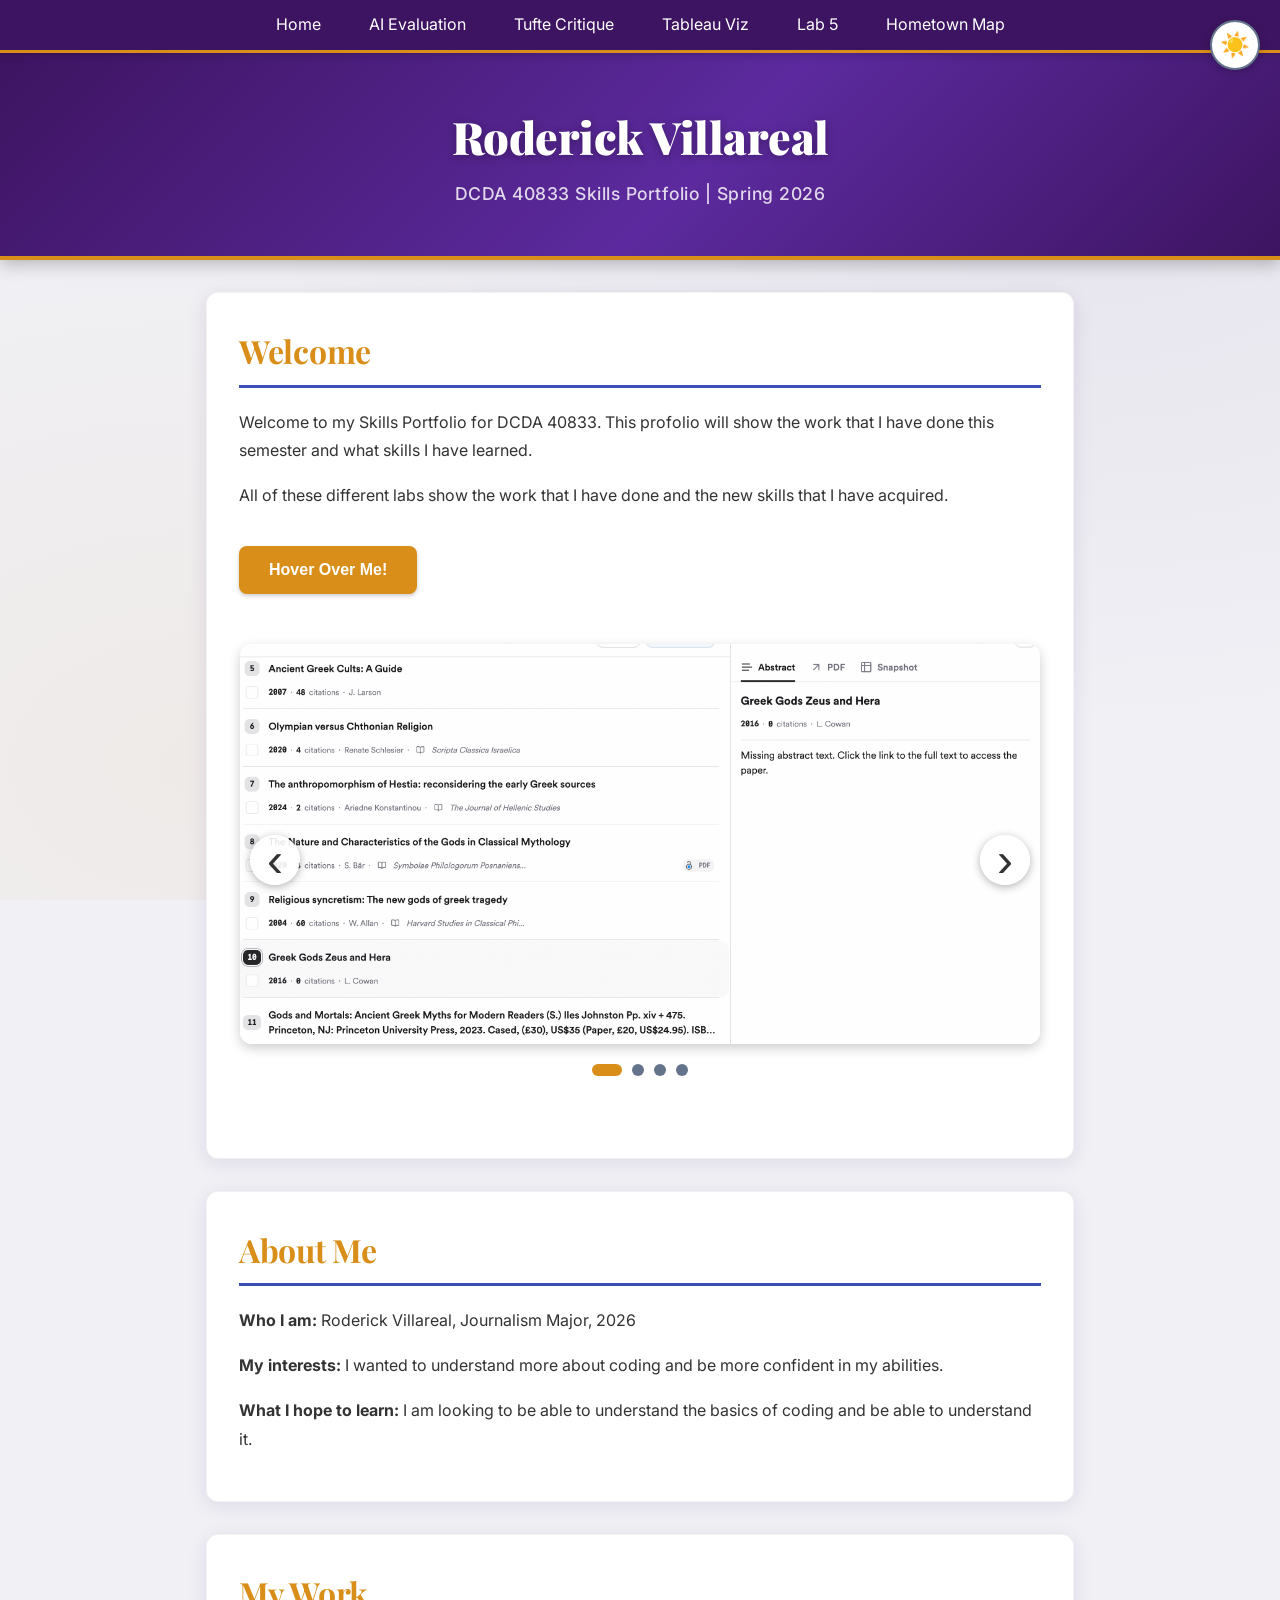
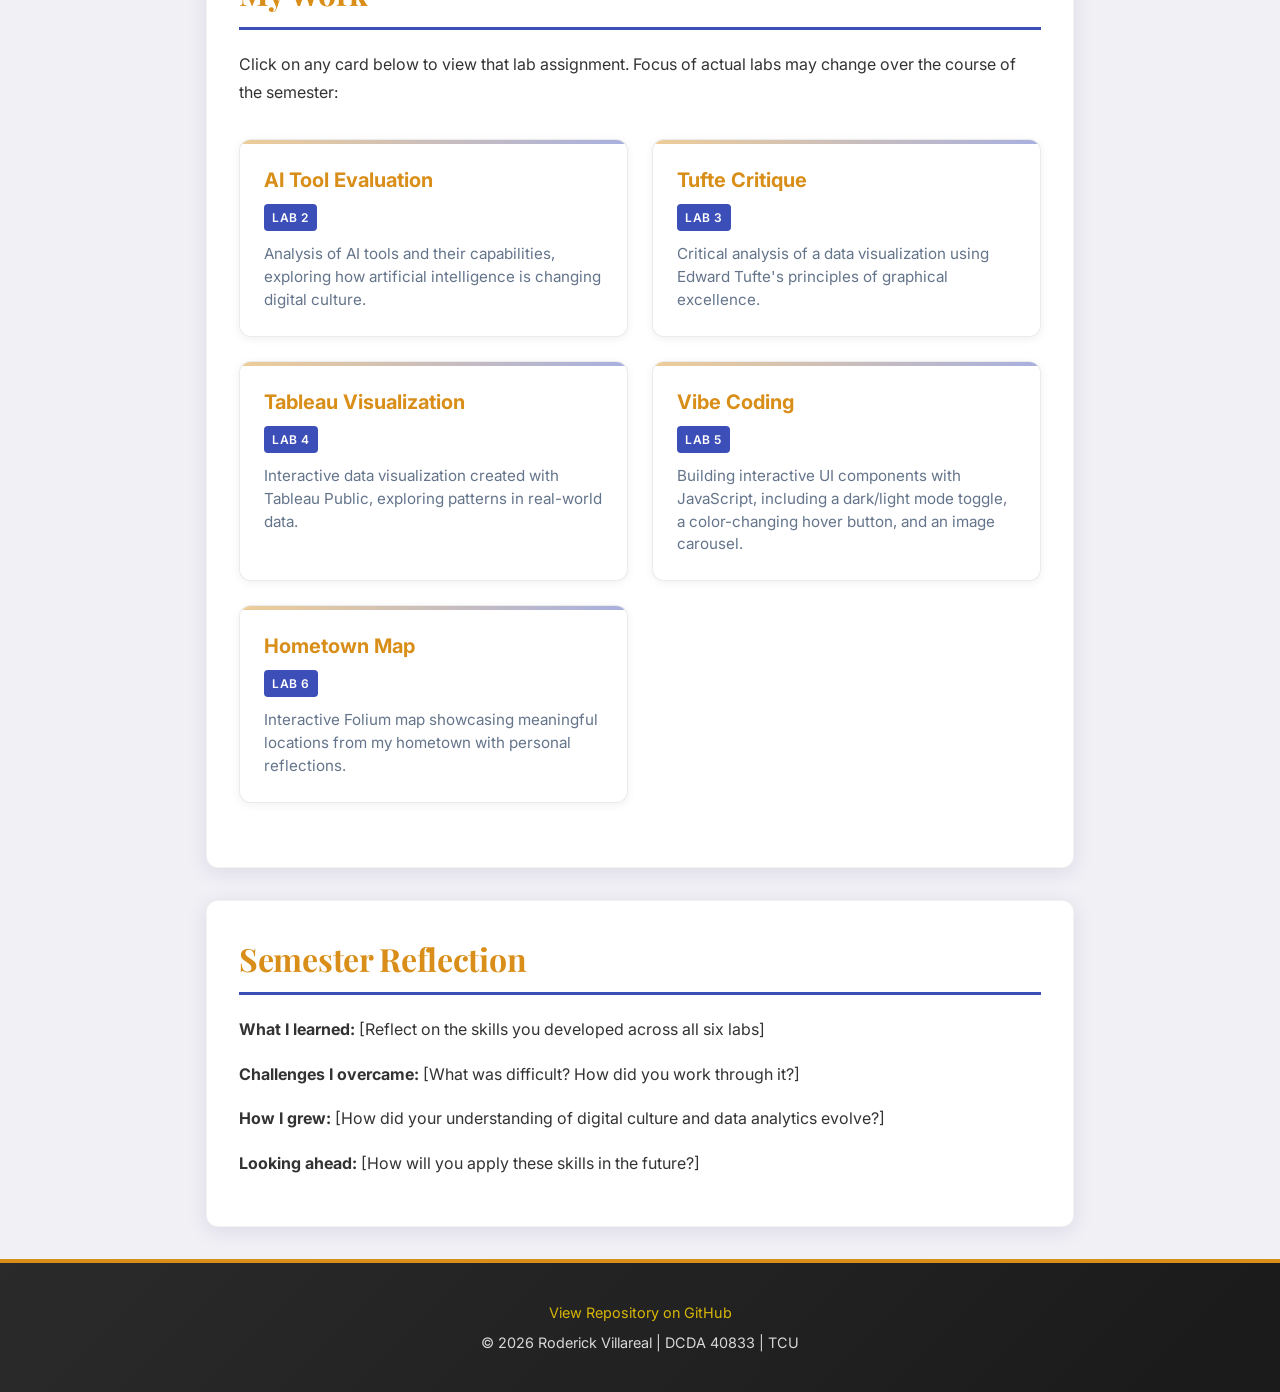
<file: index.html>
<!DOCTYPE html>
<html lang="en">
<head>
    <meta charset="UTF-8">
    <meta name="viewport" content="width=device-width, initial-scale=1.0">
    <meta name="description" content="Skills Portfolio showcasing work from DCDA 40833">
    <meta name="author" content="Your Name">
    <title>Your Name | DCDA 40833 Skills Portfolio</title>
    <link rel="preconnect" href="https://fonts.googleapis.com">
    <link rel="preconnect" href="https://fonts.gstatic.com" crossorigin>
    <link href="https://fonts.googleapis.com/css2?family=Playfair+Display:wght@700;900&family=Inter:wght@400;500;600&display=swap" rel="stylesheet">
    <link rel="stylesheet" href="css/styles.css">
</head>
<body class="light-mode">
    <!-- Navigation: Links to all portfolio pages -->
    <nav>
        <button class="hamburger" aria-label="Toggle navigation menu" aria-expanded="false">
            <span></span>
            <span></span>
            <span></span>
        </button>
        <button class="theme-toggle" id="themeToggle" aria-label="Toggle dark mode">
            <span class="sun-icon">☀️</span>
            <span class="moon-icon">🌙</span>
        </button>

<!-- The code above was used in lab 5 for the vide coding and are the buttons that are interactive-->

        <ul class="nav-menu">
            <li><a href="index.html">Home</a></li>
            <li><a href="lab02.html">AI Evaluation</a></li>
            <li><a href="lab03.html">Tufte Critique</a></li>
            <li><a href="lab04.html">Tableau Viz</a></li>
            <li><a href="lab05.html">Lab 5</a></li>
            <li><a href="lab06.html">Hometown Map</a></li>
        </ul>
    </nav>
    <!-- The code above are helping the navigation link to all the different labs-->

    <!-- Header: Your name and course info -->
    <header>
        <h1>Roderick Villareal</h1>
        <p>DCDA 40833 Skills Portfolio | Spring 2026</p>
    </header>

    <main>
        <!-- Welcome Section: Brief introduction to your portfolio -->
        <section id="welcome" class="section-reveal">
            <h2>Welcome</h2>
            <!-- TODO: Write a brief introduction (2-3 sentences) about your portfolio -->
            <p>Welcome to my Skills Portfolio for DCDA 40833. This profolio will show the work that I have done this semester and what skills I have learned.</p>
            <p>All of these different labs show the work that I have done and the new skills that I have acquired.</p>
            <button class="hover-button">Hover Over Me!</button>
            
            <!-- Image Carousel -->
            <div class="carousel">
                <button class="carousel-btn prev-btn" aria-label="Previous image">‹</button>
                <div class="carousel-container">
                    <img src="images/photo 1.png" alt="Photo 1" class="carousel-image active">
                    <img src="images/photo 2.png" alt="Photo 2" class="carousel-image">
                    <img src="images/photo 3.png" alt="Photo 3" class="carousel-image">
                    <img src="images/photo 4.png" alt="Photo 4" class="carousel-image">
                </div>
                <button class="carousel-btn next-btn" aria-label="Next image">›</button>
                <div class="carousel-indicators">
                    <span class="indicator active" data-index="0"></span>
                    <span class="indicator" data-index="1"></span>
                    <span class="indicator" data-index="2"></span>
                    <span class="indicator" data-index="3"></span>
                </div>
            </div>

<!-- The code above is for the image carousel and has all of the different images linked to it as well as letting you know through them. -->

        </section>

        <!-- About Section: Tell visitors about yourself -->
        <section id="about" class="section-reveal">
            <h2>About Me</h2>
            <!-- TODO: Replace this placeholder content with information about yourself -->
             <!-- I have explained my year and my major to show that I have other experience besides coding -->
            <p><strong>Who I am:</strong> Roderick Villareal, Journalism Major, 2026</p>
            <!-- I am looking to grow more and that is what is expressed in my interests and what I want to learn in this class -->
            <p><strong>My interests:</strong> I wanted to understand more about coding and be more confident in my abilities.</p>
            <p><strong>What I hope to learn:</strong> I am looking to be able to understand the basics of coding and be able to understand it.</p>

            
            <!-- Profile photo — uncomment to display:
            <figure class="viz-container">
                <img src="images/2E479170-A495-43F9-9507-CDE3F7AB3520.JPG" alt="Photo of Roderick Villareal"
                     style="max-width: 280px; border-radius: 50%; border: 4px solid var(--primary-color);">
            </figure>
            -->
            
        </section>

        <!-- Portfolio Section: Links to all lab pages -->
        <section id="portfolio" class="section-reveal">
            <h2>My Work</h2>
            <p>Click on any card below to view that lab assignment. Focus of actual labs may change over the course of the semester:</p>

            <!-- Portfolio Grid: Cards linking to each lab page -->
            <div class="portfolio-grid">

                <!-- Lab 2: AI Tool Evaluation -->
                <a href="lab02.html" class="portfolio-card">
                    <h3>AI Tool Evaluation</h3>
                    <span class="lab-tag">Lab 2</span>
                    <p>Analysis of AI tools and their capabilities, exploring how artificial intelligence is changing digital culture.</p>
                </a>

                <!-- Lab 3: Tufte Critique -->
                <a href="lab03.html" class="portfolio-card">
                    <h3>Tufte Critique</h3>
                    <span class="lab-tag">Lab 3</span>
                    <p>Critical analysis of a data visualization using Edward Tufte's principles of graphical excellence.</p>
                </a>

                <!-- Lab 4: Tableau Visualization -->
                <a href="lab04.html" class="portfolio-card">
                    <h3>Tableau Visualization</h3>
                    <span class="lab-tag">Lab 4</span>
                    <p>Interactive data visualization created with Tableau Public, exploring patterns in real-world data.</p>
                </a>

                <!-- Lab 5: Vibe Coding -->
                <a href="lab05.html" class="portfolio-card">
                    <h3>Vibe Coding</h3>
                    <span class="lab-tag">Lab 5</span>
                    <p>Building interactive UI components with JavaScript, including a dark/light mode toggle, a color-changing hover button, and an image carousel.</p>
                </a>

                <!-- Lab 6: Hometown Map -->
                <a href="lab06.html" class="portfolio-card">
                    <h3>Hometown Map</h3>
                    <span class="lab-tag">Lab 6</span>
                    <p>Interactive Folium map showcasing meaningful locations from my hometown with personal reflections.</p>
                </a>

            </div>
            <!-- All of the code above is the labs that I have done and these are the links to them that allows the porfolio to go back and forth.-->
        </section>

        <!-- Reflection Section: Optional semester reflection -->
        <section id="reflection" class="section-reveal">
            <h2>Semester Reflection</h2>
            <!-- TODO: After completing all labs, write a reflection on your growth -->
            <p><strong>What I learned:</strong> [Reflect on the skills you developed across all six labs]</p>
            <p><strong>Challenges I overcame:</strong> [What was difficult? How did you work through it?]</p>
            <p><strong>How I grew:</strong> [How did your understanding of digital culture and data analytics evolve?]</p>
            <p><strong>Looking ahead:</strong> [How will you apply these skills in the future?]</p>
        </section>
    </main>

    <!-- Footer: Links and copyright -->
    <footer>
        <p><a href="https://github.com/yourusername/your-repo-name">View Repository on GitHub</a></p>
        <p>&copy; 2026 Roderick Villareal | DCDA 40833 | TCU</p>
    </footer>

    <!-- JavaScript for Hamburger Menu -->
    <script>
        // Get the hamburger button and nav menu
        const hamburger = document.querySelector('.hamburger');
        const navMenu = document.querySelector('.nav-menu');

        // Toggle menu when hamburger is clicked
        hamburger.addEventListener('click', () => {
            const isOpen = hamburger.getAttribute('aria-expanded') === 'true';
            
            // Toggle the active class
            hamburger.classList.toggle('active');
            navMenu.classList.toggle('active');
            
            // Update aria-expanded for accessibility
            hamburger.setAttribute('aria-expanded', !isOpen);
        });

        // Close menu when clicking on a nav link (smooth UX on mobile)
        const navLinks = document.querySelectorAll('.nav-menu a');
        navLinks.forEach(link => {
            link.addEventListener('click', () => {
                hamburger.classList.remove('active');
                navMenu.classList.remove('active');
                hamburger.setAttribute('aria-expanded', 'false');
            });
        });

        // Dark mode toggle functionality
        const themeToggle = document.getElementById('themeToggle');
        const body = document.body;

        // Check for saved theme preference or default to light mode
        const currentTheme = localStorage.getItem('theme') || 'light';
        if (currentTheme === 'dark') {
            body.classList.add('dark-mode');
        }

        // Toggle dark mode
        themeToggle.addEventListener('click', () => {
            body.classList.toggle('dark-mode');
            
            // Save theme preference
            const theme = body.classList.contains('dark-mode') ? 'dark' : 'light';
            localStorage.setItem('theme', theme);
        });

        // Image carousel functionality
        const images = document.querySelectorAll('.carousel-image');
        const indicators = document.querySelectorAll('.indicator');
        const prevBtn = document.querySelector('.prev-btn');
        const nextBtn = document.querySelector('.next-btn');
        let currentIndex = 0;

        function showImage(index, direction) {
            // Remove all classes from images
            images.forEach(img => {
                img.classList.remove('active', 'prev');
            });
            
            // Remove active class from indicators
            indicators.forEach(ind => ind.classList.remove('active'));
            
            // Set previous image position based on direction
            if (direction === 'next') {
                images.forEach((img, i) => {
                    if (i < index) {
                        img.classList.add('prev');
                    }
                });
            } else if (direction === 'prev') {
                images.forEach((img, i) => {
                    if (i > index) {
                        img.classList.remove('prev');
                    }
                });
            }
            
            // Add active class to current image and indicator
            images[index].classList.add('active');
            indicators[index].classList.add('active');
        }

        // Next button
        nextBtn.addEventListener('click', () => {
            currentIndex = (currentIndex + 1) % images.length;
            showImage(currentIndex, 'next');
        });

        // Previous button
        prevBtn.addEventListener('click', () => {
            currentIndex = (currentIndex - 1 + images.length) % images.length;
            showImage(currentIndex, 'prev');
        });

        // Indicator clicks
        indicators.forEach((indicator, index) => {
            indicator.addEventListener('click', () => {
                const direction = index > currentIndex ? 'next' : 'prev';
                currentIndex = index;
                showImage(currentIndex, direction);
            });
        });

        // Scroll reveal animation
        const revealElements = document.querySelectorAll('.section-reveal');
        const revealObserver = new IntersectionObserver((entries) => {
            entries.forEach(entry => {
                if (entry.isIntersecting) {
                    entry.target.classList.add('visible');
                }
            });
        }, { threshold: 0.08 });
        revealElements.forEach(el => revealObserver.observe(el));
    </script>
</body>
</html>
</file>
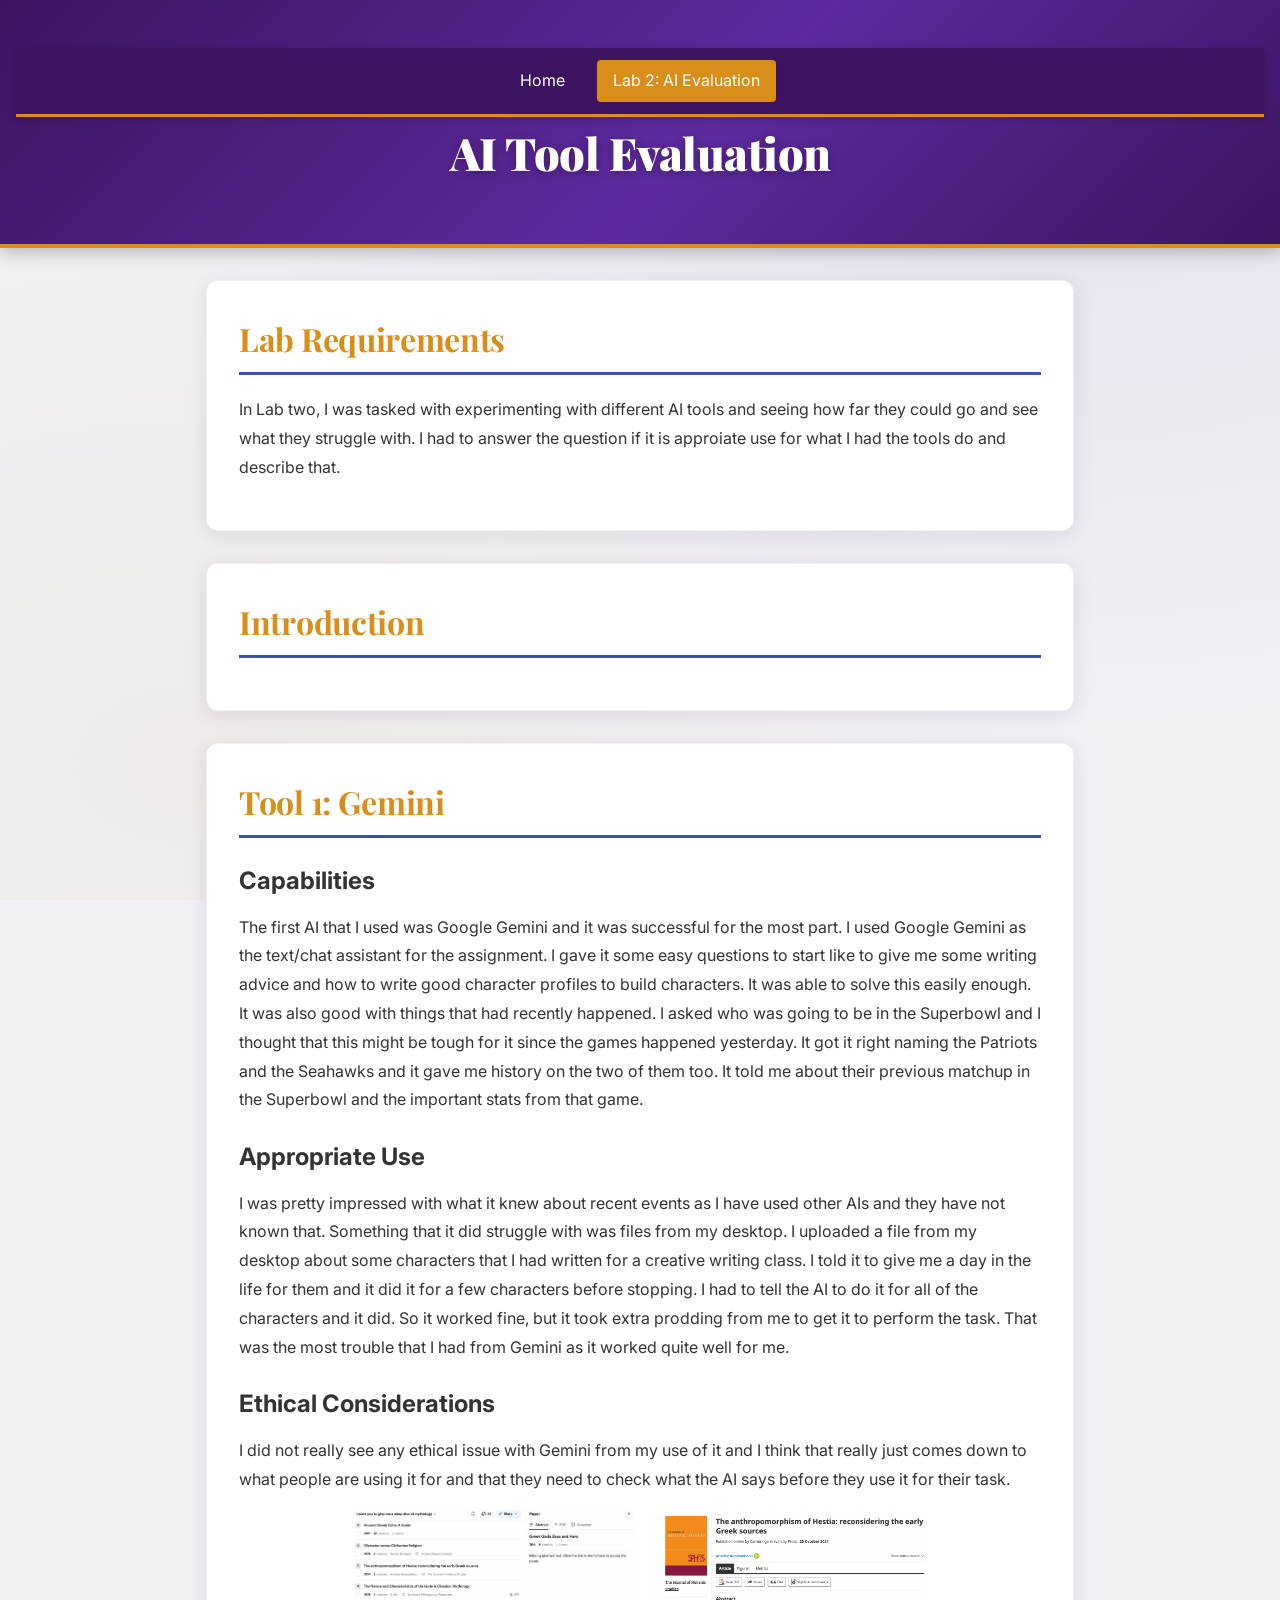
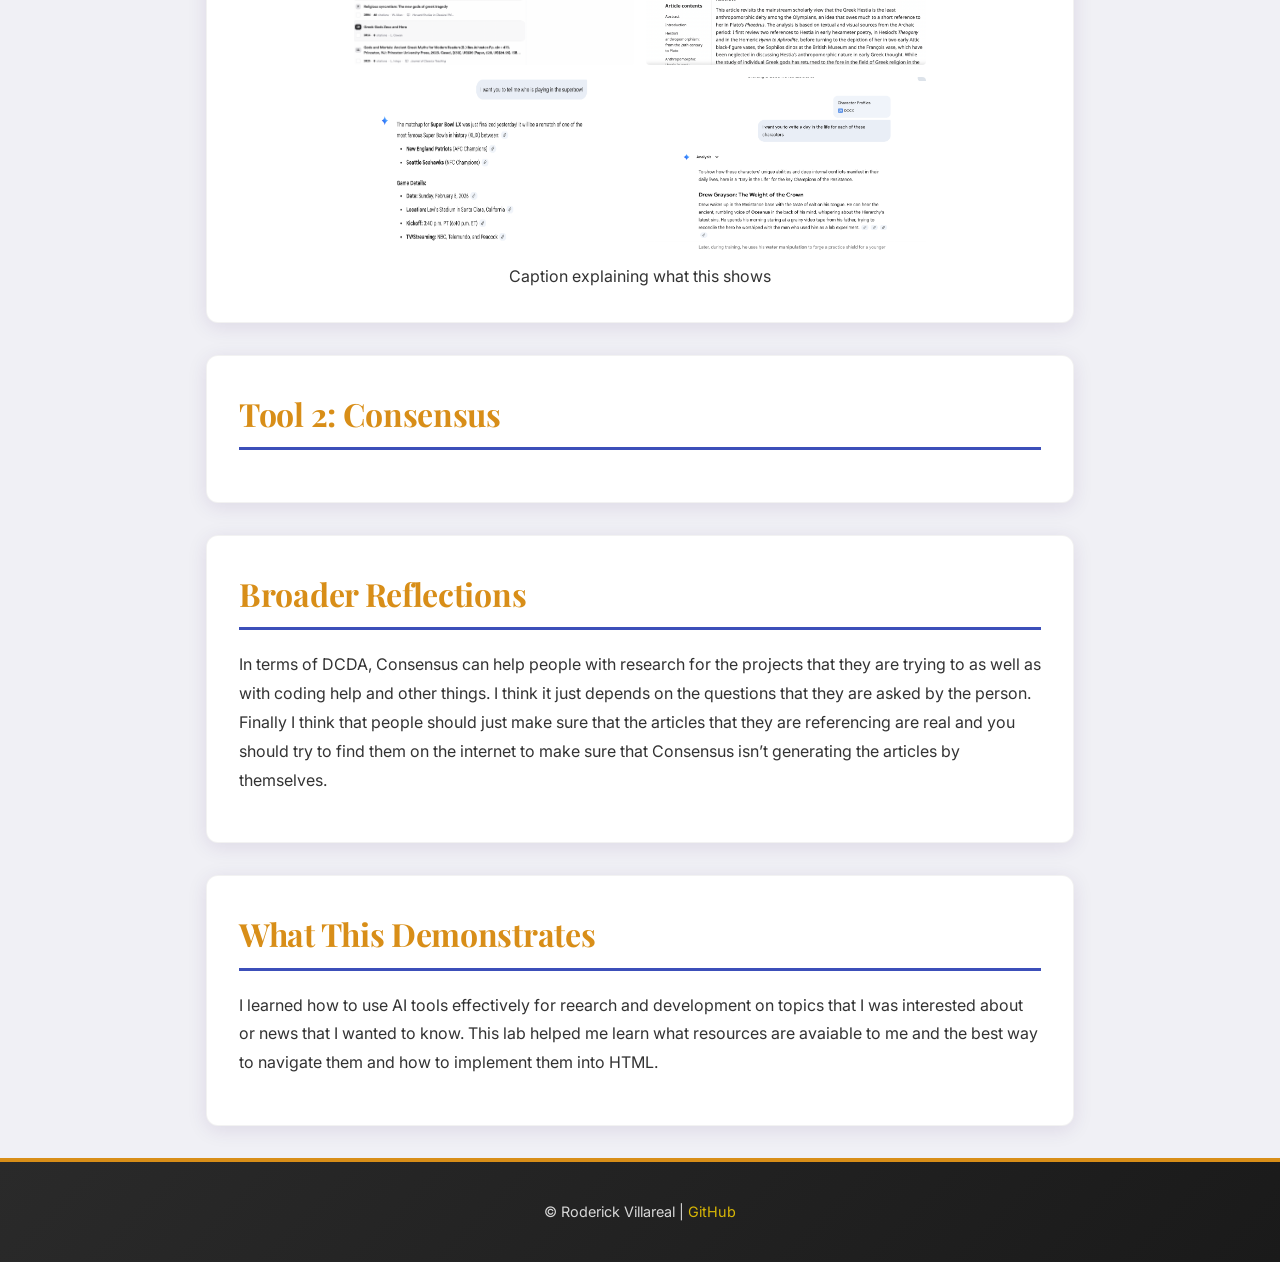
<file: lab02.html>
<!DOCTYPE html>
<html lang="en">
<head>
    <meta charset="UTF-8">
    <meta name="viewport" content="width=device-width, initial-scale=1.0">
    <title>AI Evaluation | Your Name</title>
    <link rel="stylesheet" href="css/styles.css">
</head>
<body>
    <header>
        <nav>
            <button class="hamburger" aria-label="Toggle navigation menu" aria-expanded="false">
                <span></span>
                <span></span>
                <span></span>
            </button>
            <div class="nav-menu">
                <a href="index.html">Home</a>
                <a href="lab02.html" class="active">Lab 2: AI Evaluation</a>
                <!-- Add more lab links as the semester progresses -->
            </div>
        </nav>
        <h1>AI Tool Evaluation</h1>
    </header>

    <main>
        <!-- Lab Requirements -->
        <section>
            <h2>Lab Requirements</h2>
            <p>In Lab two, I was tasked with experimenting with different AI tools and seeing how far they could go and see what they struggle with. I had to answer the question if it is approiate use for what I had the tools do and describe that.</p>
        </section>

        <section>
            <h2>Introduction</h2>
            
        </section>

        <section>
            <h2>Tool 1: Gemini</h2>
            <h3>Capabilities</h3>
            <p>The first AI that I used was Google Gemini and it was successful for the most part. I used Google Gemini as the text/chat assistant for the assignment. I gave it some easy questions to start like to give me some writing advice and how to write good character profiles to build characters. It was able to solve this easily enough. It was also good with things that had recently happened. I asked who was going to be in the Superbowl and I thought that this might be tough for it since the games happened yesterday. It got it right naming the Patriots and the Seahawks and it gave me history on the two of them too. It told me about their previous matchup in the Superbowl and the important stats from that game. 

            <h3>Appropriate Use</h3>
            <p> I was pretty impressed with what it knew about recent events as I have used other AIs and they have not known that. Something that it did struggle with was files from my desktop. I uploaded a file from my desktop about some characters that I had written for a creative writing class. I told it to give me a day in the life for them and it did it for a few characters before stopping. I had to tell the AI to do it for all of the characters and it did. So it worked fine, but it took extra prodding from me to get it to perform the task. That was the most trouble that I had from Gemini as it worked quite well for me.</p>

            <h3>Ethical Considerations</h3>
            <p>I did not really see any ethical issue with Gemini from my use of it and I think that really just comes down to what people are using it for and that they need to check what the AI says before they use it for their task. 
            </p>

            <!-- Add screenshots or examples -->
            <figure style="display: flex; flex-wrap: wrap; gap: 0.75rem; justify-content: center;">
                <img src="images/photo 1.png" alt="Consensus had moments where it could not pull up some articles for me." style="width: 45%; max-width: 280px; height: auto; border-radius: 4px;">
                <img src="images/photo 2.png" alt="Consensus normally pulled up articles for you that gave me what I was looking for." style="width: 45%; max-width: 280px; height: auto; border-radius: 4px;">
                <img src="images/photo 3.png" alt="This is the example of Gemini being able to pull up information about the Superbowl." style="width: 45%; max-width: 280px; height: auto; border-radius: 4px;">
                <img src="images/photo 4.png" alt="This is an example of Gemini not completing the task that I asked from the photo as it didn't address all of the characters." style="width: 45%; max-width: 280px; height: auto; border-radius: 4px;">

            
            <figcaption>Caption explaining what this shows</figcaption>
            </figure>
        </section>

        <section>
            <h2>Tool 2: Consensus</h2>
            <!-- Same structure as Tool 1 -->
        </section>

        <section>
            <h2>Broader Reflections</h2>
            <p>In terms of DCDA, Consensus can help people with research for the projects that they are trying to as well as with coding help and other things. I think it just depends on the questions that they are asked by the person. Finally I think that people should just make sure that the articles that they are referencing are real and you should try to find them on the internet to make sure that Consensus isn’t generating the articles by themselves. 
            </p>
        </section>

        <!-- Reflection -->
        <section>
            <h2>What This Demonstrates</h2>
            <p>I learned how to use AI tools effectively for reearch and development on topics that I was interested about or news that I wanted to know. This lab helped me learn what resources are avaiable to me and the best way to navigate them and how to implement them into HTML.</p>
        </section>
    </main>

    <footer>
        <p>&copy; Roderick Villareal | <a href="https://github.com/yourusername/dcda-portfolio">GitHub</a></p>
    </footer>

    <!-- JavaScript for Hamburger Menu -->
    <script>
        const hamburger = document.querySelector('.hamburger');
        const navMenu = document.querySelector('.nav-menu');

        hamburger.addEventListener('click', () => {
            const isOpen = hamburger.getAttribute('aria-expanded') === 'true';
            hamburger.classList.toggle('active');
            navMenu.classList.toggle('active');
            hamburger.setAttribute('aria-expanded', !isOpen);
        });

        const navLinks = document.querySelectorAll('.nav-menu a');
        navLinks.forEach(link => {
            link.addEventListener('click', () => {
                hamburger.classList.remove('active');
                navMenu.classList.remove('active');
                hamburger.setAttribute('aria-expanded', 'false');
            });
        });
    </script>
</body>
</html>
</file>
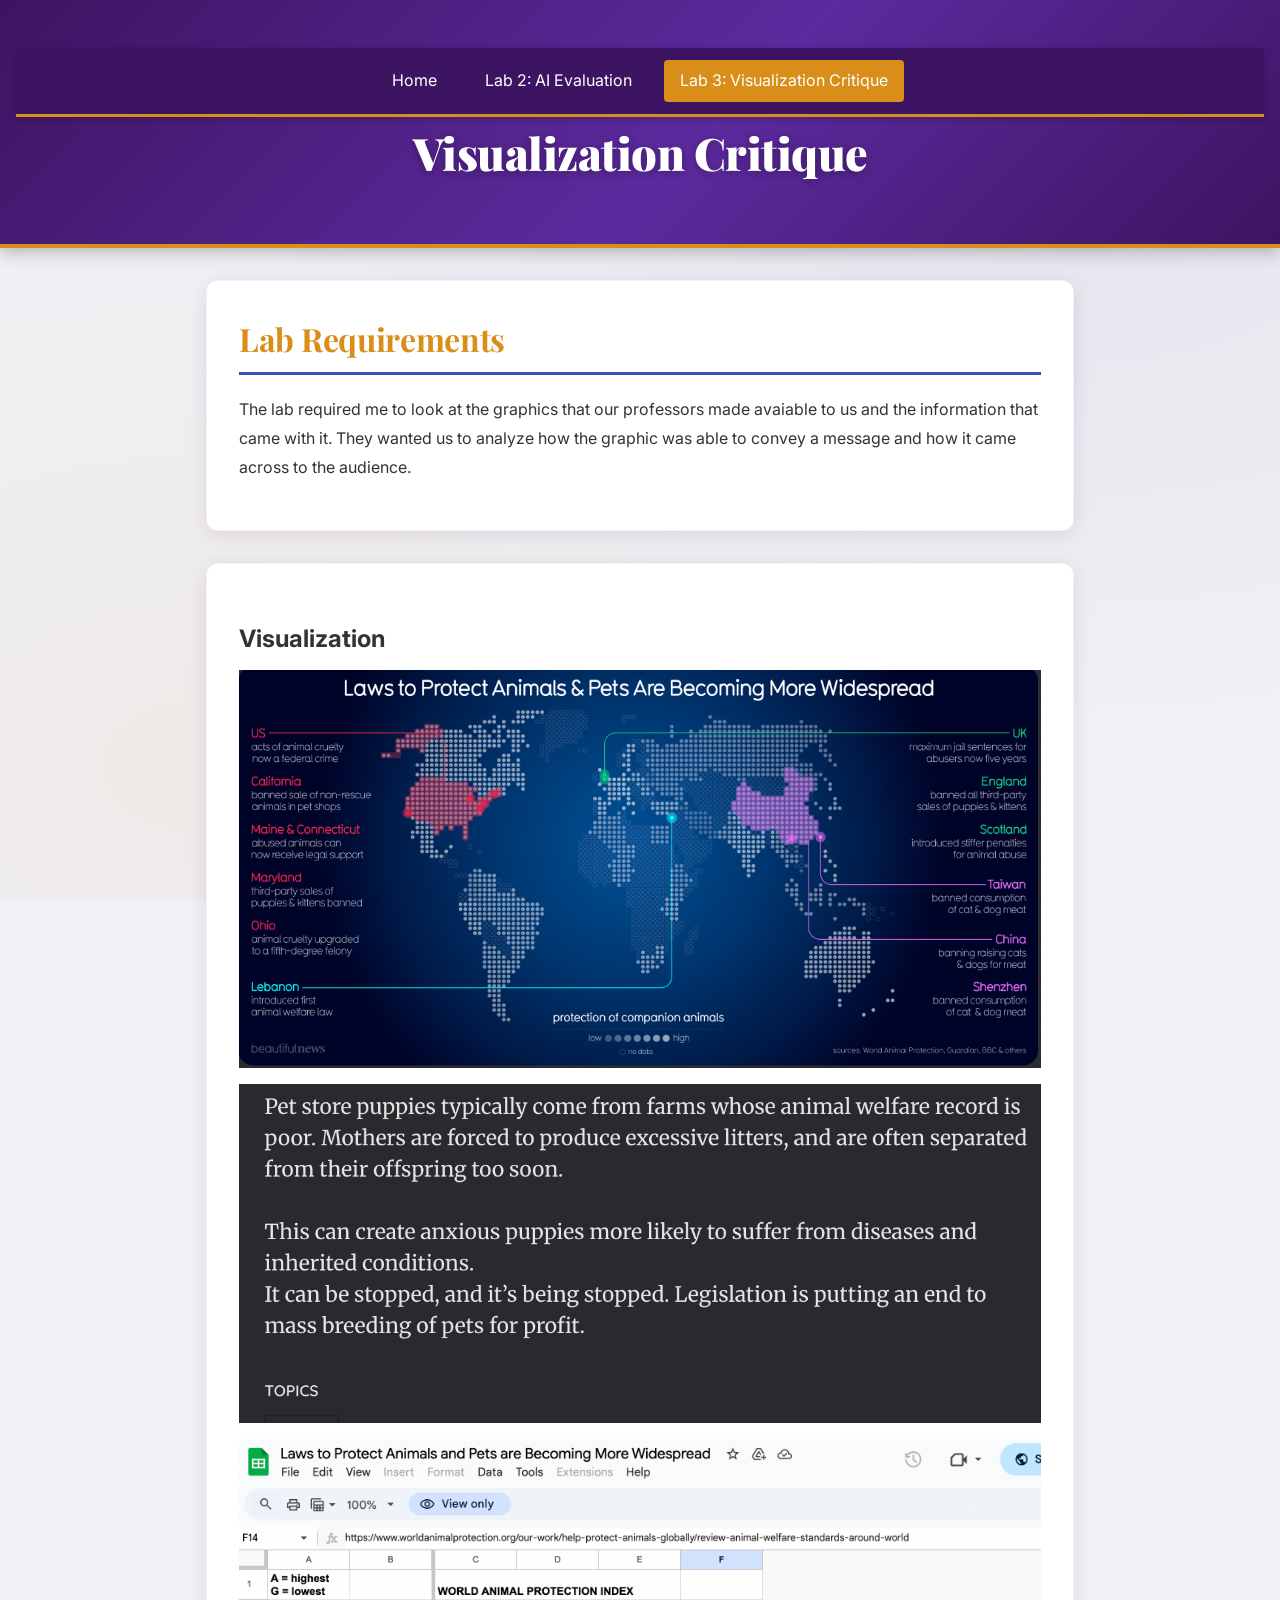
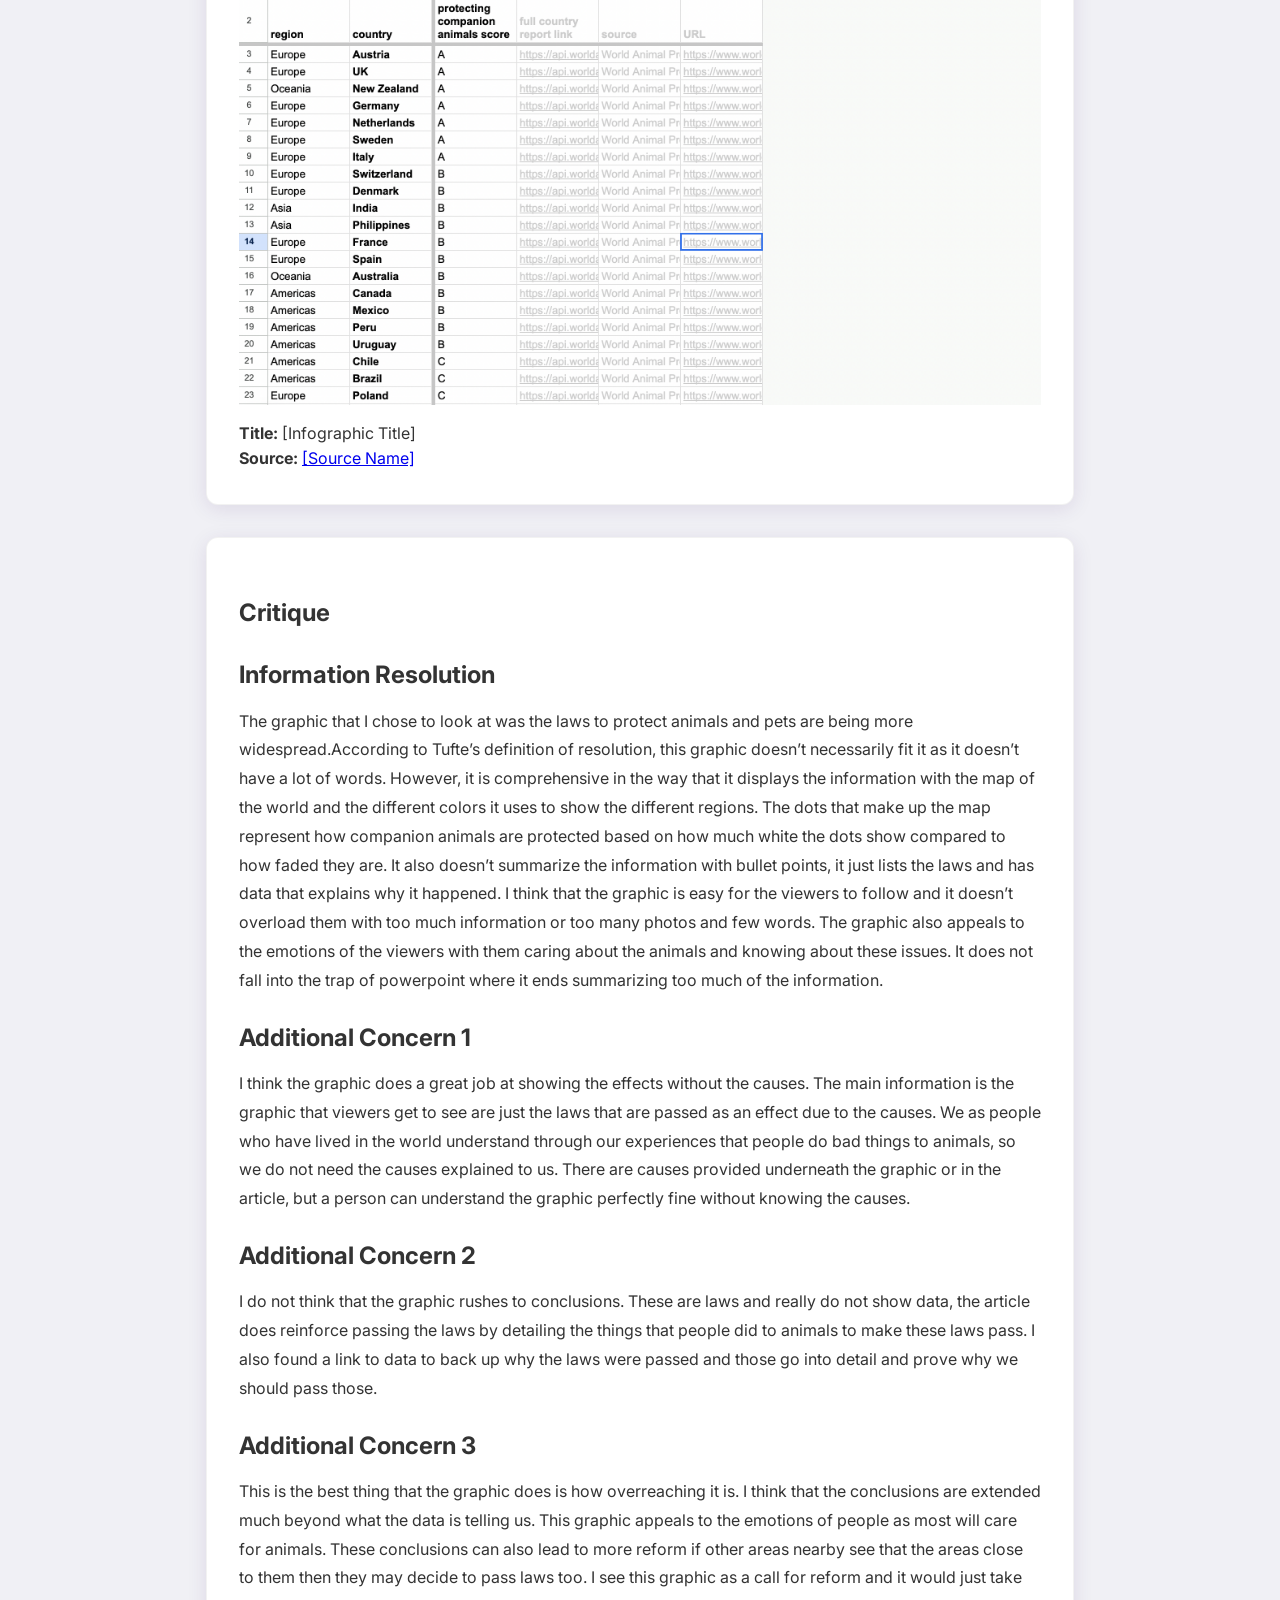
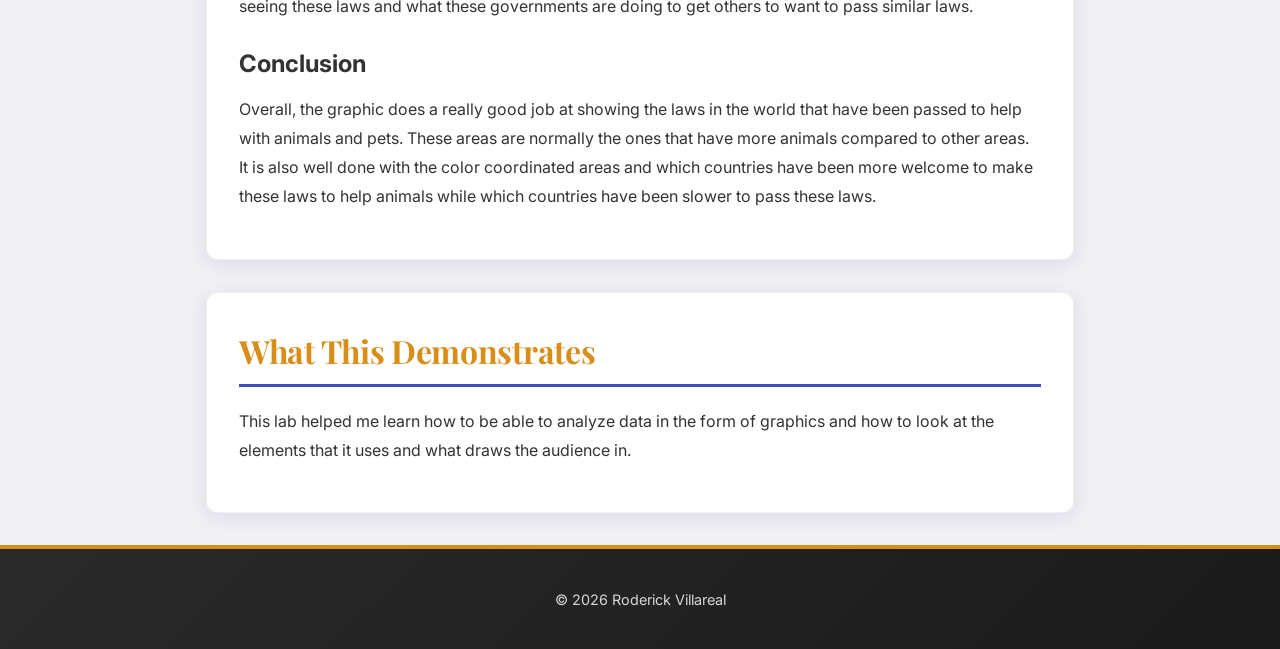
<file: lab03.html>
<!DOCTYPE html>
<html lang="en">
<head>
    <meta charset="UTF-8">
    <meta name="viewport" content="width=device-width, initial-scale=1.0">
    <title>Visualization Critique | Your Name</title>
    <link rel="stylesheet" href="css/styles.css">
</head>
<body>
    <header>
        <nav>
            <button class="hamburger" aria-label="Toggle navigation menu" aria-expanded="false">
                <span></span>
                <span></span>
                <span></span>
            </button>
            <div class="nav-menu">
                <a href="index.html">Home</a>
                <a href="lab02.html">Lab 2: AI Evaluation</a>
                <a href="lab03.html" class="active">Lab 3: Visualization Critique</a>
                <!-- Add more lab links as the semester progresses -->
            </div>
        </nav>
        <h1>Visualization Critique</h1>
    </header>

    <main>
        <!-- Lab Requirements -->
        <section>
            <h2>Lab Requirements</h2>
            <p>The lab required me to look at the graphics that our professors made avaiable to us and the information that came with it. They wanted us to analyze how the graphic was able to convey a message and how it came across to the audience.</p>
        </section>

        <section>
            <h3>Visualization</h3>
            <figure>
                <img src="images/phototwo.png" alt="Description of the infographic" style="max-width: 100%; height: auto; display: block; margin: 0 auto 1rem;">

                <img src="images/photothree.png" alt="Description of the infographic" style="max-width: 100%; height: auto; display: block; margin: 0 auto 1rem;">

                <img src="images/photofour.png" alt="Description of the infographic" style="max-width: 100%; height: auto; display: block; margin: 0 auto 1rem;">


                <figcaption>
                    <strong>Title:</strong> [Infographic Title]<br>
                    <strong>Source:</strong> <a href="[URL]" target="_blank">[Source Name]</a>
                </figcaption>
            </figure>
        </section>

        <section>
            <h3>Critique</h3>
            
            <h3>Information Resolution</h3>
            <p>The graphic that I chose to look at was the laws to protect animals and pets are being more widespread.According to Tufte’s definition of resolution, this graphic doesn’t necessarily fit it as it doesn’t have a lot of words. However, it is comprehensive in the way that it displays the information with the map of the world and the different colors it uses to show the different regions. The dots that make up the map represent how companion animals are protected based on how much white the dots show compared to how faded they are. It also doesn’t summarize the information with bullet points, it just lists the laws and has data that explains why it happened. I think that the graphic is easy for the viewers to follow and it doesn’t overload them with too much information or too many photos and few words. The graphic also appeals to the emotions of the viewers with them caring about the animals and knowing about these issues. It does not fall into the trap of powerpoint where it ends summarizing too much of the information.</p>




            <h3>Additional Concern 1</h3>
            <p>I think the graphic does a great job at showing the effects without the causes. The main information is the graphic that viewers get to see are just the laws that are passed as an effect due to the causes. We as people who have lived in the world understand through our experiences that people do bad things to animals, so we do not need the causes explained to us. There are causes provided underneath the graphic or in the article, but a person can understand the graphic perfectly fine without knowing the causes. 

            </p>

            <h3>Additional Concern 2</h3>
            <p>I do not think that the graphic rushes to conclusions. These are laws and really do not show data, the article does reinforce passing the laws by detailing the things that people did to animals to make these laws pass. I also found a link to data to back up why the laws were passed and those go into detail and prove why we should pass those.

            </p>

            <h3>Additional Concern 3</h3>
            <p>This is the best thing that the graphic does is how overreaching it is. I think that the conclusions are extended much beyond what the data is telling us. This graphic appeals to the emotions of people as most will care for animals. These conclusions can also lead to more reform if other areas nearby see that the areas close to them then they may decide to pass laws too. I see this graphic as a call for reform and it would just take seeing these laws and what these governments are doing to get others to want to pass similar laws. 

            </p>

            <h3>Conclusion</h3>
            <p>Overall, the graphic does a really good job at showing the laws in the world that have been passed to help with animals and pets. These areas are normally the ones that have more animals compared to other areas. It is also well done with the color coordinated areas and which countries have been more welcome to make these laws to help animals while which countries have been slower to pass these laws. 

            </p>
        </section>

        <!-- Reflection -->
        <section>
            <h2>What This Demonstrates</h2>
            <p>This lab helped me learn how to be able to analyze data in the form of graphics and how to look at the elements that it uses and what draws the audience in.</p>
        </section>
    </main>

    <footer>
        <p>© 2026 Roderick Villareal</p>
    </footer>

    <!-- JavaScript for Hamburger Menu -->
    <script>
        const hamburger = document.querySelector('.hamburger');
        const navMenu = document.querySelector('.nav-menu');

        hamburger.addEventListener('click', () => {
            const isOpen = hamburger.getAttribute('aria-expanded') === 'true';
            hamburger.classList.toggle('active');
            navMenu.classList.toggle('active');
            hamburger.setAttribute('aria-expanded', !isOpen);
        });

        const navLinks = document.querySelectorAll('.nav-menu a');
        navLinks.forEach(link => {
            link.addEventListener('click', () => {
                hamburger.classList.remove('active');
                navMenu.classList.remove('active');
                hamburger.setAttribute('aria-expanded', 'false');
            });
        });
    </script>
</body>
</html>
</file>
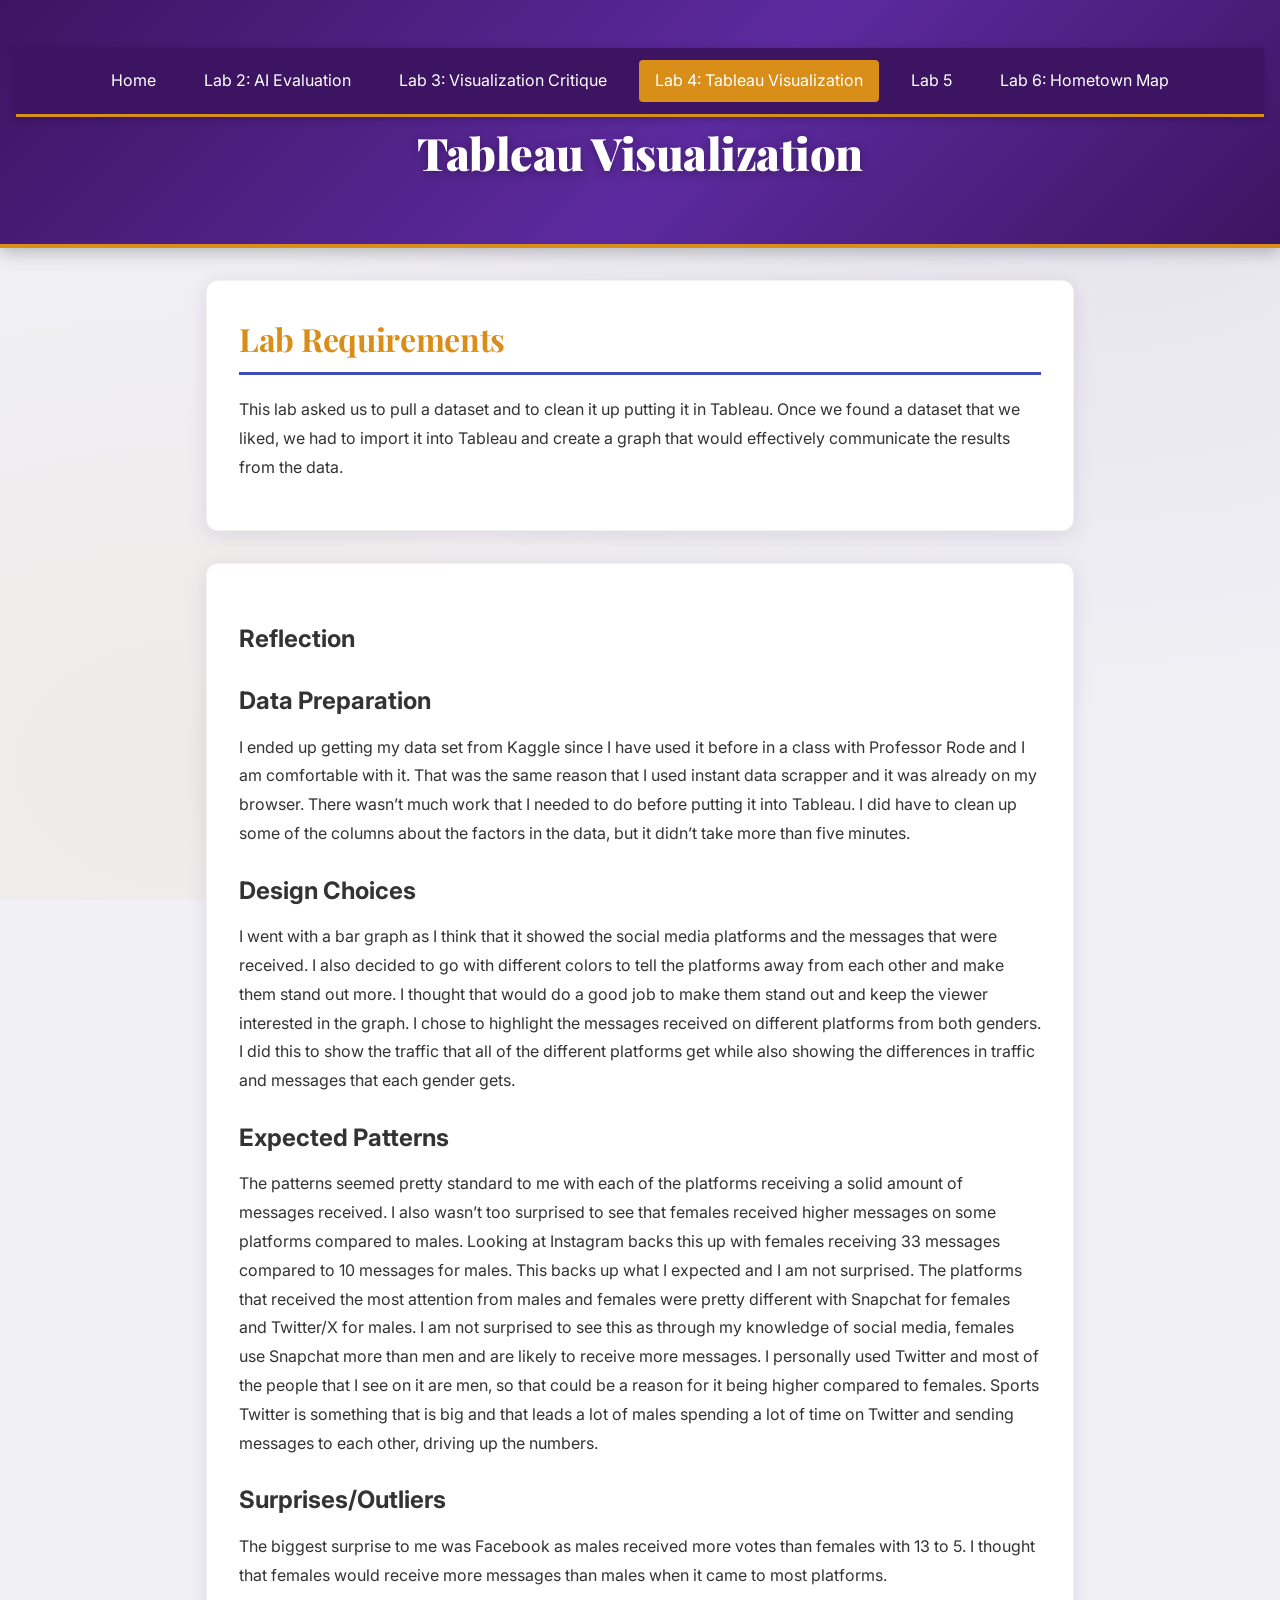
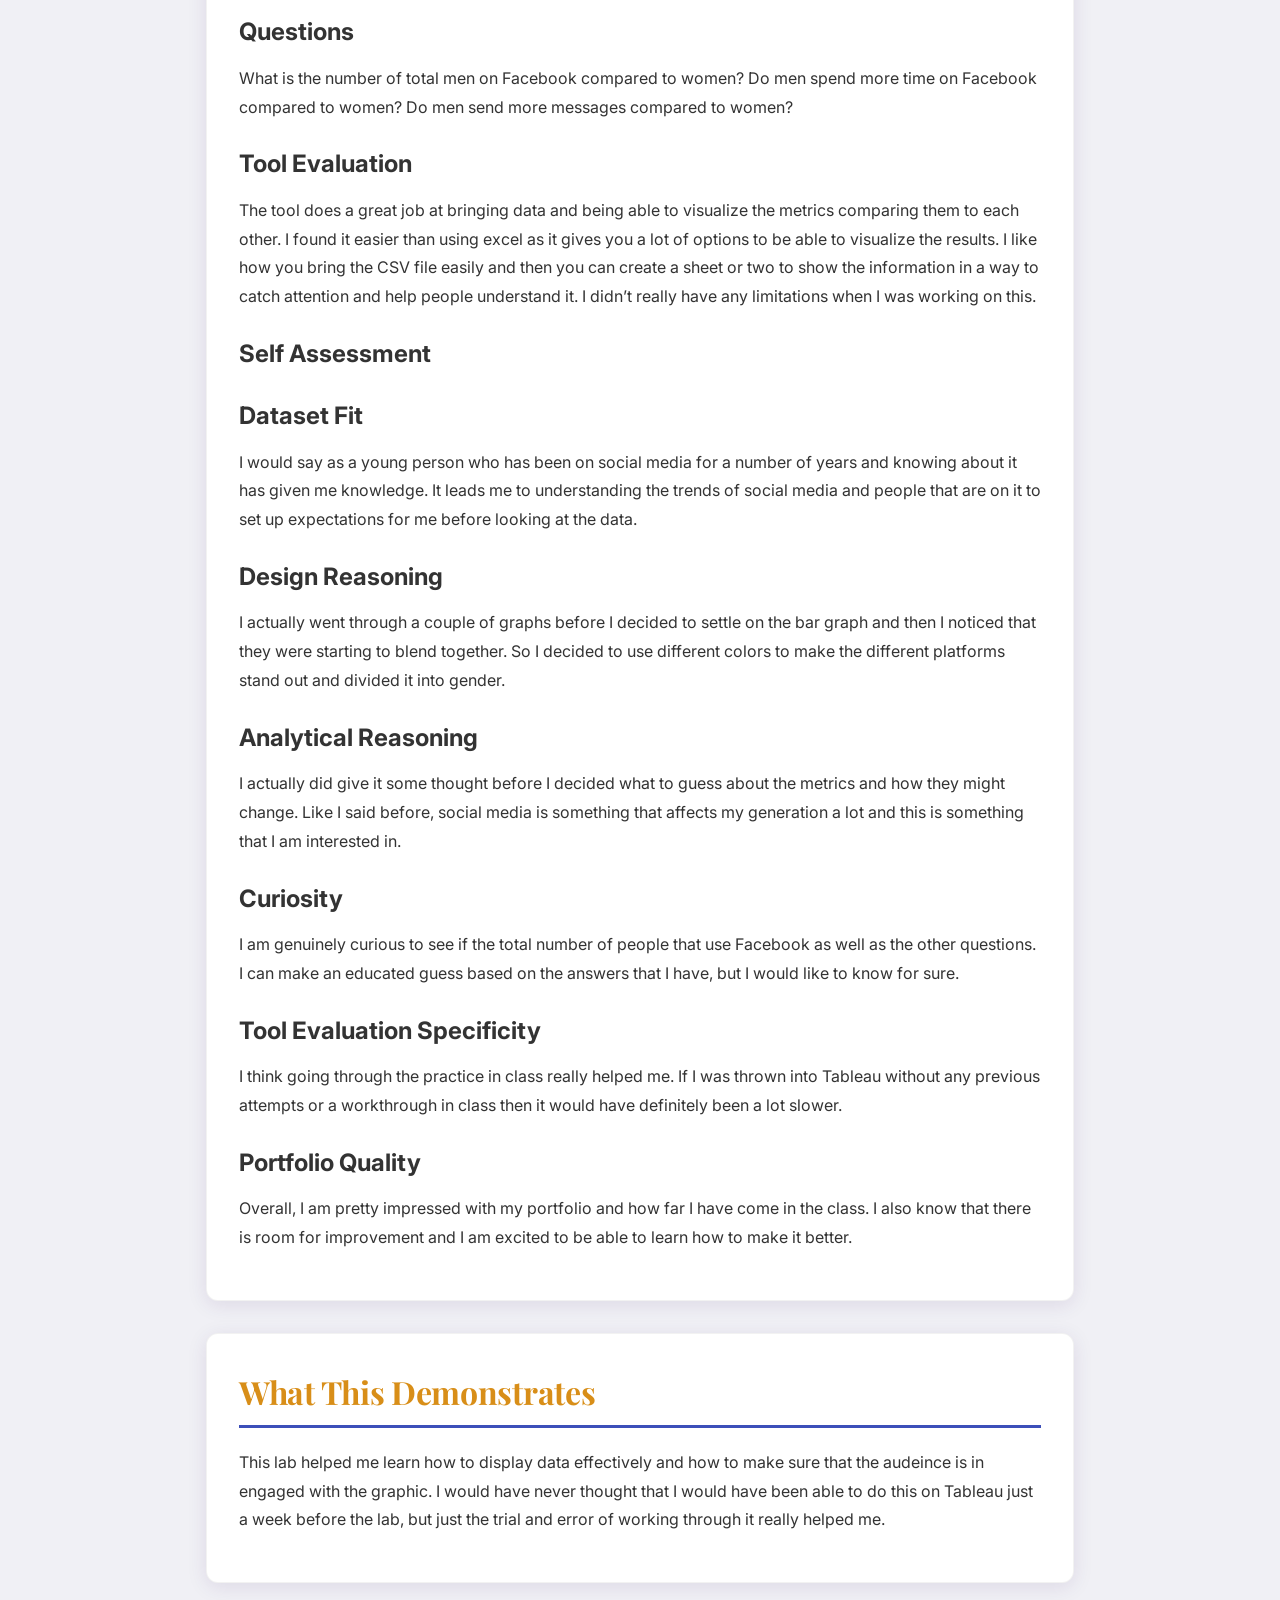
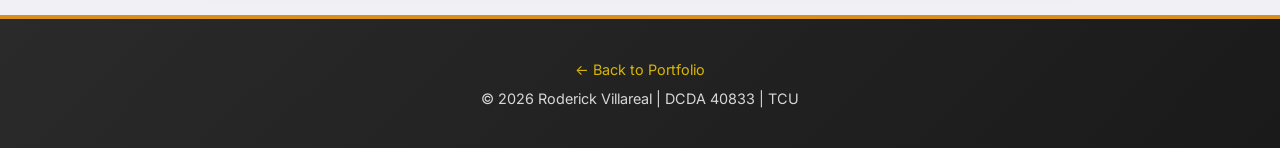
<file: lab04.html>
<!DOCTYPE html>
<html lang="en">
<head>
    <meta charset="UTF-8">
    <meta name="viewport" content="width=device-width, initial-scale=1.0">
    <title>Tableau Visualization | Roderick Villareal</title>
    <link rel="stylesheet" href="css/styles.css">
</head>
<body>
    <header>
        <nav>
            <button class="hamburger" aria-label="Toggle navigation menu" aria-expanded="false">
                <span></span>
                <span></span>
                <span></span>
            </button>
            <div class="nav-menu">
                <a href="index.html">Home</a>
                <a href="lab02.html">Lab 2: AI Evaluation</a>
                <a href="lab03.html">Lab 3: Visualization Critique</a>
                <a href="lab04.html" class="active">Lab 4: Tableau Visualization</a>
                <a href="lab05.html">Lab 5</a>
                <a href="lab06.html">Lab 6: Hometown Map</a>
            </div>
        </nav>
        <h1>Tableau Visualization</h1>
    </header>

    <main>
        <!-- Lab Requirements -->
        <section>
            <h2>Lab Requirements</h2>
            <p>This lab asked us to pull a dataset and to clean it up putting it in Tableau. Once we found a dataset that we liked, we had to import it into Tableau and create a graph that would effectively communicate the results from the data.</p>
        </section>

        <section>
            <div class='tableauPlaceholder' id='viz1770915872084' style='position: relative'><noscript><a href='#'><img alt='Sheet 1 ' src='https:&#47;&#47;public.tableau.com&#47;static&#47;images&#47;so&#47;socialmediaplatformuse&#47;Sheet1&#47;1_rss.png' style='border: none' /></a></noscript><object class='tableauViz'  style='display:none;'><param name='host_url' value='https%3A%2F%2Fpublic.tableau.com%2F' /> <param name='embed_code_version' value='3' /> <param name='site_root' value='' /><param name='name' value='socialmediaplatformuse&#47;Sheet1' /><param name='tabs' value='no' /><param name='toolbar' value='yes' /><param name='static_image' value='https:&#47;&#47;public.tableau.com&#47;static&#47;images&#47;so&#47;socialmediaplatformuse&#47;Sheet1&#47;1.png' /> <param name='animate_transition' value='yes' /><param name='display_static_image' value='yes' /><param name='display_spinner' value='yes' /><param name='display_overlay' value='yes' /><param name='display_count' value='yes' /><param name='language' value='en-US' /><param name='filter' value='publish=yes' /></object></div>                <script type='text/javascript'>                    var divElement = document.getElementById('viz1770915872084');                    var vizElement = divElement.getElementsByTagName('object')[0];                    vizElement.style.width='100%';vizElement.style.height=(divElement.offsetWidth*0.75)+'px';                    var scriptElement = document.createElement('script');                    scriptElement.src = 'https://public.tableau.com/javascripts/api/viz_v1.js';                    vizElement.parentNode.insertBefore(scriptElement, vizElement);                </script>

<h3>Reflection</h3>
<h3>Data Preparation</h3>
<p>I ended up getting my data set from Kaggle since I have used it before in a class with Professor Rode and I am comfortable with it. That was the same reason that I used instant data scrapper and it was already on my browser. There wasn’t much work that I needed to do before putting it into Tableau. I did have to clean up some of the columns about the factors in the data, but it didn’t take more than five minutes. 

</p>

<h3>Design Choices</h3>
<p>I went with a bar graph as I think that it showed the social media platforms and the messages that were received. I also decided to go with different colors to tell the platforms away from each other and make them stand out more. I thought that would do a good job to make them stand out and keep the viewer interested in the graph. I chose to highlight the messages received on different platforms from both genders. I did this to show the traffic that all of the different platforms get while also showing the differences in traffic and messages that each gender gets. 
</p>

<h3>Expected Patterns</h3>
<p>The patterns seemed pretty standard to me with each of the platforms receiving a solid amount of messages received. I also wasn’t too surprised to see that females received higher messages on some platforms compared to males. Looking at Instagram backs this up with females receiving 33 messages compared to 10 messages for males. This backs up what I expected and I am not surprised. The platforms that received the most attention from males and females were pretty different with Snapchat for females and Twitter/X for males. I am not surprised to see this as through my knowledge of social media, females use Snapchat more than men and are likely to receive more messages. I personally used Twitter and most of the people that I see on it are men, so that could be a reason for it being higher compared to females. Sports Twitter is something that is big and that leads a lot of males spending a lot of time on Twitter and sending messages to each other, driving up the numbers. 
</p>

<h3>Surprises/Outliers</h3>
<P>The biggest surprise to me was Facebook as males received more votes than females with 13 to 5. I thought that females would receive more messages than males when it came to most platforms. 
</P>

<h3>Questions</h3>
<P>What is the number of total men on Facebook compared to women? 
Do men spend more time on Facebook compared to women? 
Do men send more messages compared to women?
</P>

<h3>Tool Evaluation</h3>
<P>The tool does a great job at bringing data and being able to visualize the metrics comparing them to each other. I found it easier than using excel as it gives you a lot of options to be able to visualize the results. I like how you bring the CSV file easily and then you can create a sheet or two to show the information in a way to catch attention and help people understand it. I didn’t really have any limitations when I was working on this. 
</P>

<h3>Self Assessment</h3>
<h3>Dataset Fit</h3>
<P>I would say as a young person who has been on social media for a number of years and knowing about it has given me knowledge. It leads me to understanding the trends of social media and people that are on it to set up expectations for me before looking at the data. 
</P>

<h3>Design Reasoning</h3>
<P>I actually went through a couple of graphs before I decided to settle on the bar graph and then I noticed that they were starting to blend together. So I decided to use different colors to make the different platforms stand out and divided it into gender. 
</P>

<h3>Analytical Reasoning</h3>
<P>I actually did give it some thought before I decided what to guess about the metrics and how they might change. Like I said before, social media is something that affects my generation a lot and this is something that I am interested in. 
</P>

<h3>Curiosity</h3>
<P>I am genuinely curious to see if the total number of people that use Facebook as well as the other questions. I can make an educated guess based on the answers that I have, but I would like to know for sure. 
</P>

<h3>Tool Evaluation Specificity</h3>
<P>I think going through the practice in class really helped me. If I was thrown into Tableau without any previous attempts or a workthrough in class then it would have definitely been a lot slower.  
</P>

<h3>Portfolio Quality</h3>
<P>Overall, I am pretty impressed with my portfolio and how far I have come in the class. I also know that there is room for improvement and I am excited to be able to learn how to make it better. 
</P>
        </section>

        <!-- Reflection -->
        <section>
            <h2>What This Demonstrates</h2>
            <p>This lab helped me learn how to display data effectively and how to make sure that the audeince is in engaged with the graphic. I would have never thought that I would have been able to do this on Tableau just a week before the lab, but just the trial and error of working through it really helped me.</p>
        </section>
    </main>

    <footer>
        <p><a href="index.html">&larr; Back to Portfolio</a></p>
        <p>&copy; 2026 Roderick Villareal | DCDA 40833 | TCU</p>
    </footer>
</body>
</html>
</file>
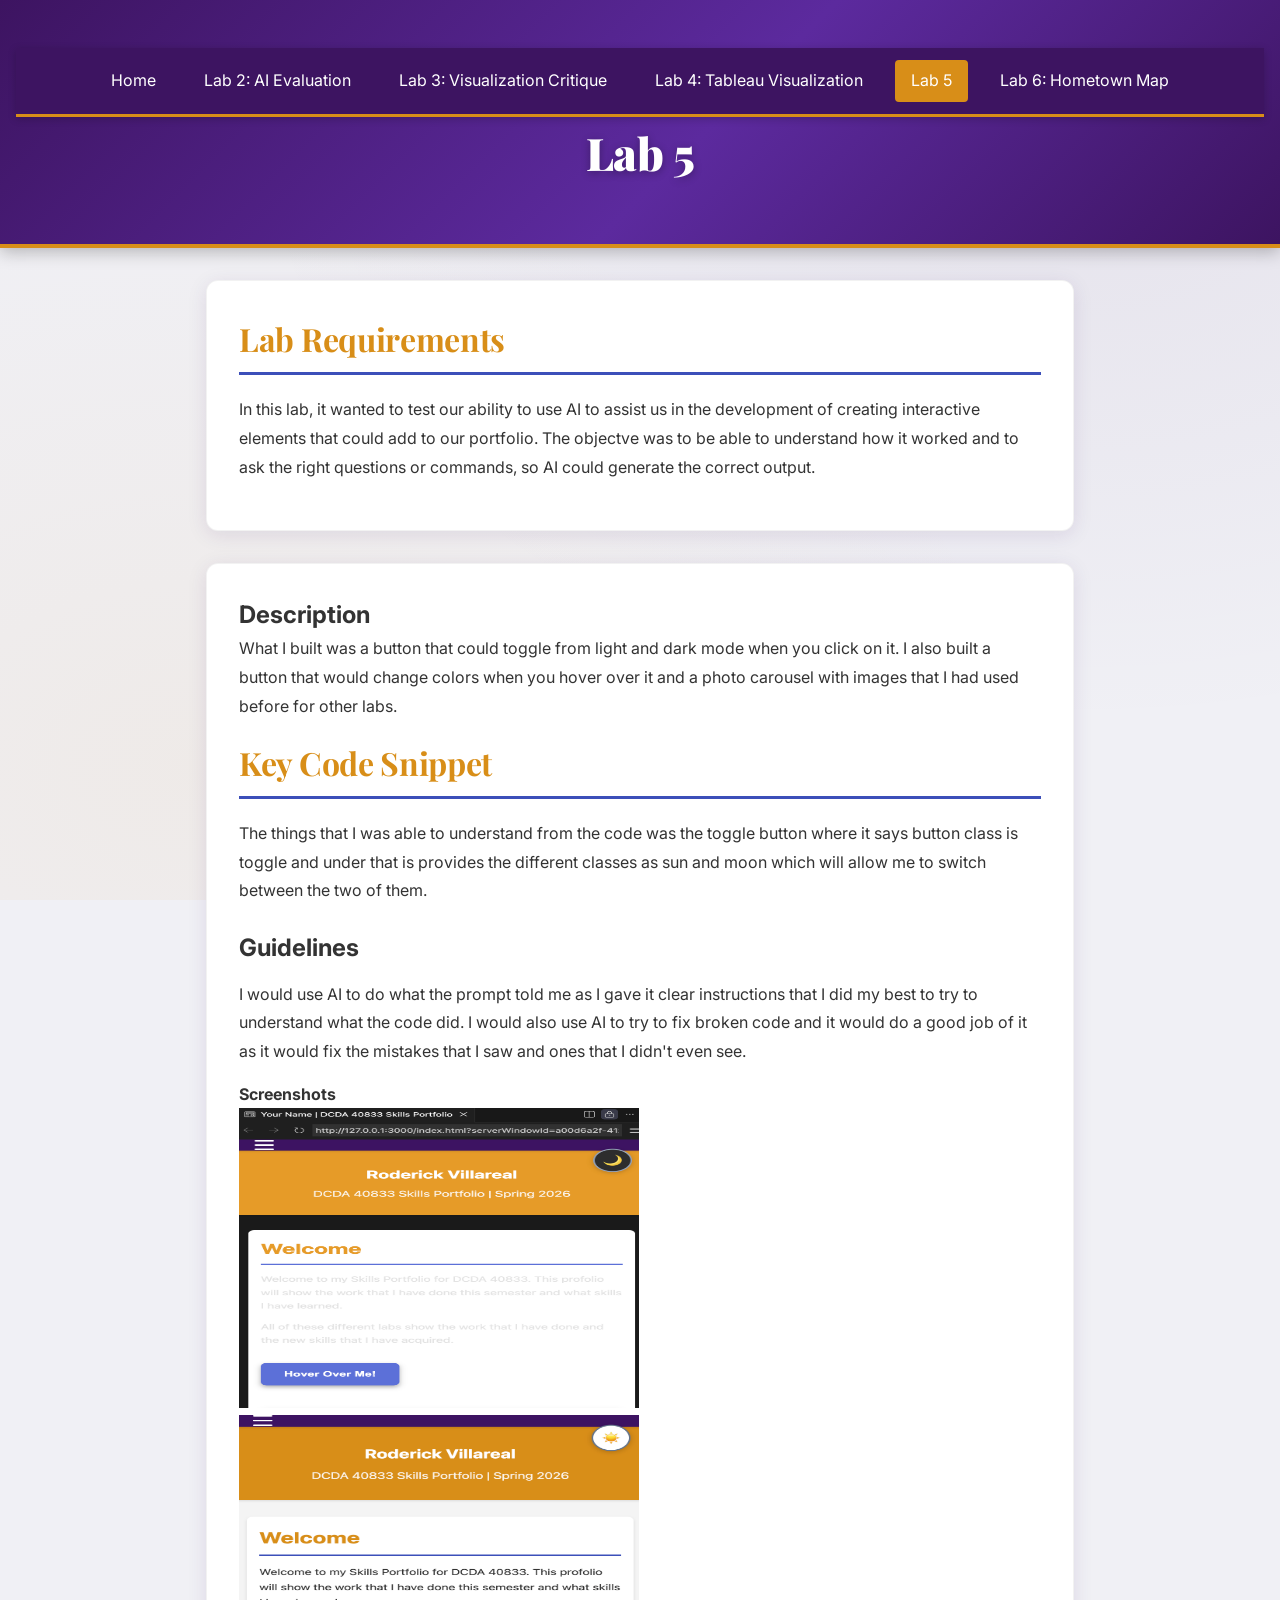
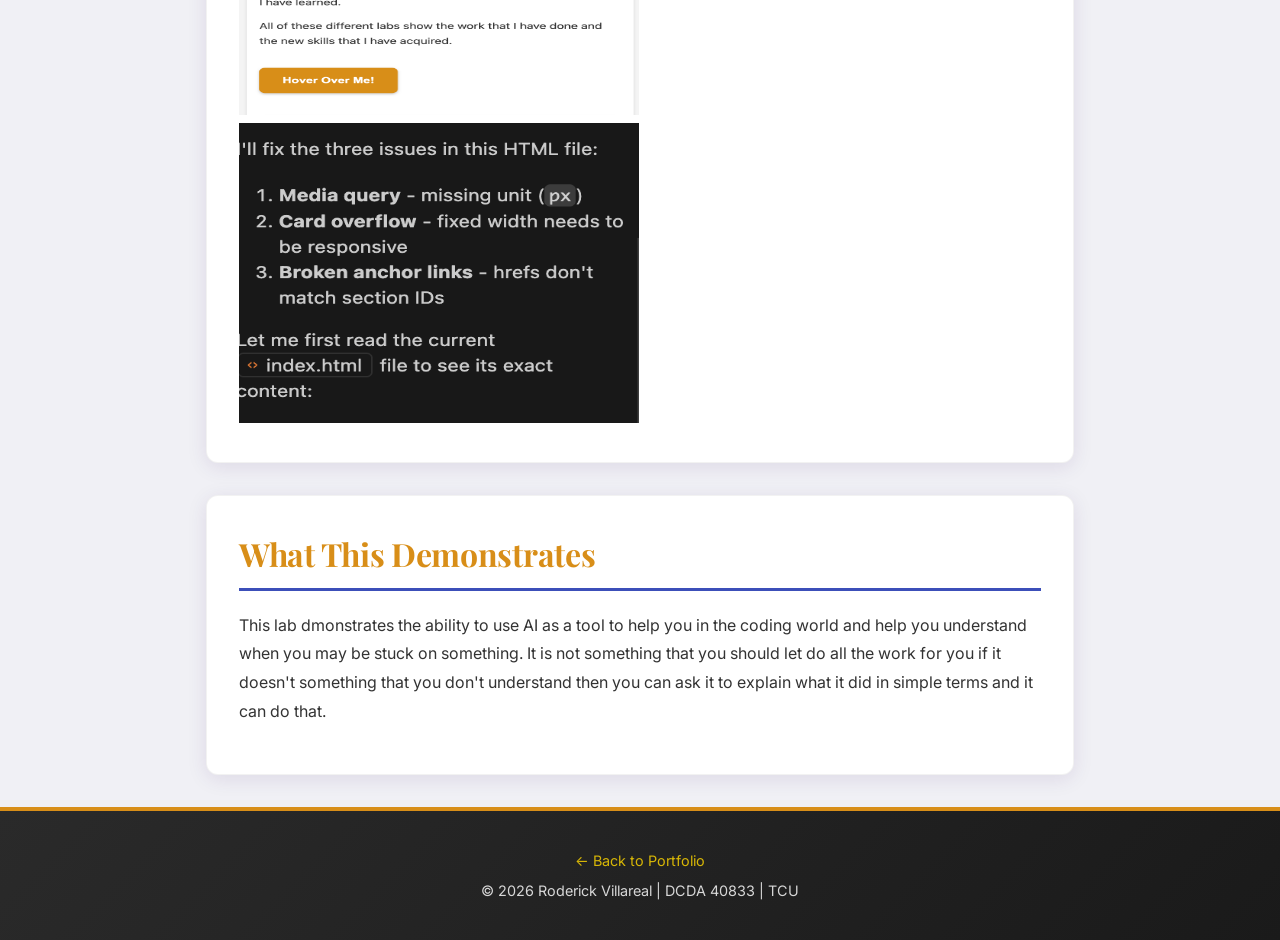
<file: lab05.html>
<!DOCTYPE html>
<html lang="en">
<head>
    <meta charset="UTF-8">
    <meta name="viewport" content="width=device-width, initial-scale=1.0">
    <title>Lab 5 | Roderick Villareal</title>
    <link rel="stylesheet" href="css/styles.css">
</head>
<body>
    <header>
        <nav>
            <button class="hamburger" aria-label="Toggle navigation menu" aria-expanded="false">
                <span></span>
                <span></span>
                <span></span>
            </button>
            <div class="nav-menu">
                <a href="index.html">Home</a>
                <a href="lab02.html">Lab 2: AI Evaluation</a>
                <a href="lab03.html">Lab 3: Visualization Critique</a>
                <a href="lab04.html">Lab 4: Tableau Visualization</a>
                <a href="lab05.html" class="active">Lab 5</a>
                <a href="lab06.html">Lab 6: Hometown Map</a>
            </div>
        </nav>
        <h1>Lab 5</h1>
    </header>

    <main>
        <!-- Lab Requirements -->
        <section>
            <h2>Lab Requirements</h2>
            <p>In this lab, it wanted to test our ability to use AI to assist us in the development of creating interactive elements that could add to our portfolio. The objectve was to be able to understand how it worked and to ask the right questions or commands, so AI could generate the correct output.</p>
        </section>

        <section>
            <h1>Description</h1>
<p>What I built was a button that could toggle from light and dark mode when you click on it. I also built a button that would change colors when you hover over it and a photo carousel with images that I had used before for other labs.</p>

<h2>Key Code Snippet</h2>
<p>The things that I was able to understand from the code was the toggle button where it says button class is toggle and under that is provides the different classes as sun and moon which will allow me to switch between the two of them.  </p>

<h3>Guidelines</h3>
<p>I would use AI to do what the prompt told me as I gave it clear instructions that I did my best to try to understand what the code did. I would also use AI to try to fix broken code and it would do a good job of it as it would fix the mistakes that I saw and ones that I didn't even see. </p>

<h4>Screenshots</h4>
 <img src="images/lab05 screenshot 1.png" alt="Description of the infographic" width="400" height="300">

  <img src="images/lab05 screenshot 2.png" alt="Description of the infographic" width="400" height="300">

   <img src="images/lab05 screenshot 3.png" alt="Description of the infographic" width="400" height="300">
        </section>

        <!-- Reflection -->
        <section>
            <h2>What This Demonstrates</h2>
            <p>This lab dmonstrates the ability to use AI as a tool to help you in the coding world and help you understand when you may be stuck on something. It is not something that you should let do all the work for you if it doesn't something that you don't understand then you can ask it to explain what it did in simple terms and it can do that.</p>
        </section>
    </main>

    <footer>
        <p><a href="index.html">&larr; Back to Portfolio</a></p>
        <p>&copy; 2026 Roderick Villareal | DCDA 40833 | TCU</p>
    </footer>
</body>
</html>
</file>
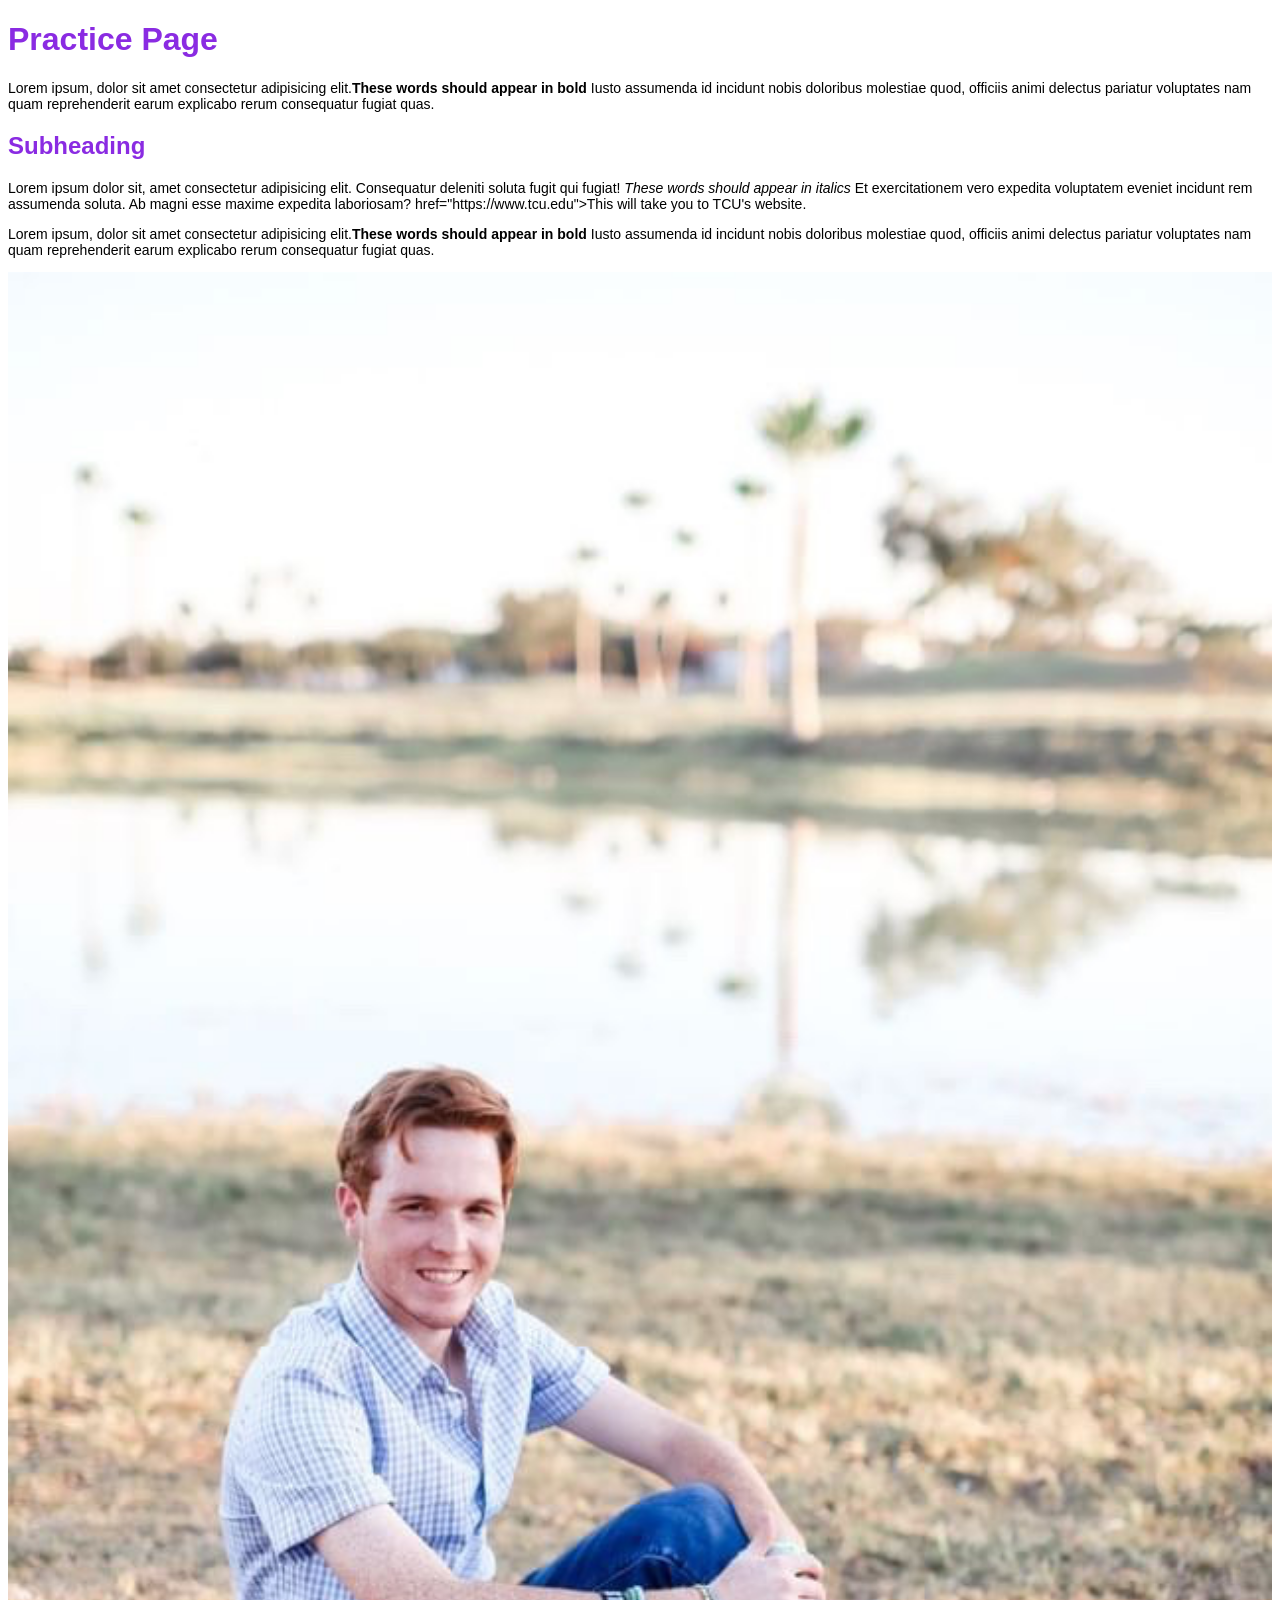
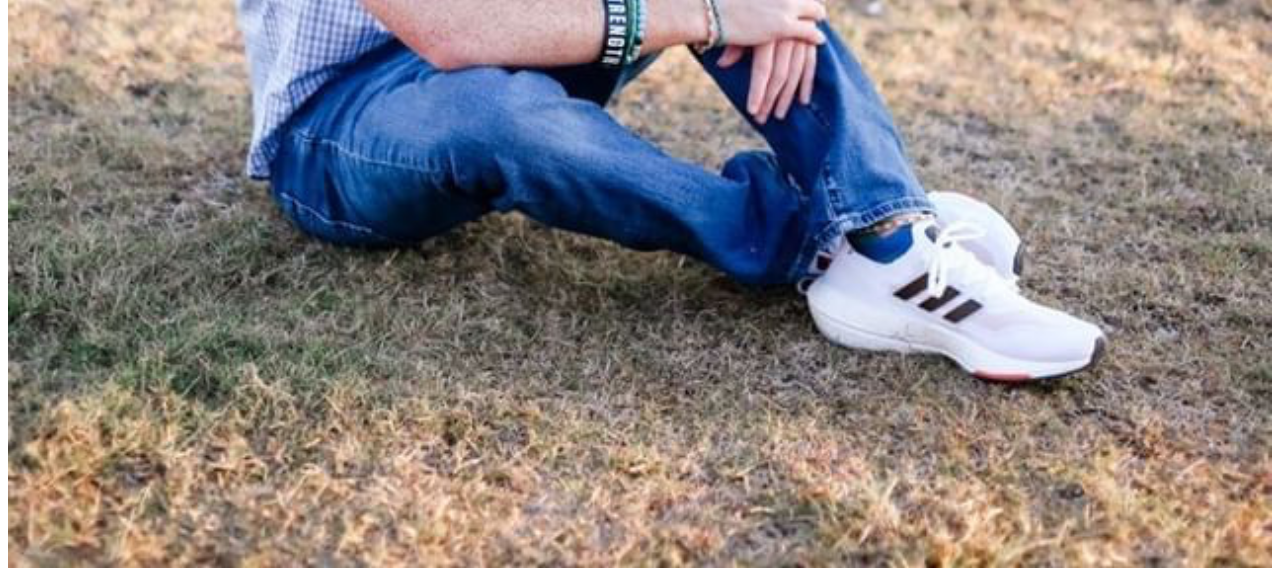
<file: practice.html>
<!DOCTYPE html>
<html lang="en">


<head>
    <meta charset="UTF-8">
    <meta name="viewport" content="width=device-width, initial-scale=1.0">
    <title>Document</title>

<style>
    h1 {color:blueviolet; font-family: 'Franklin Gothic Medium', 'Arial Narrow', Arial, sans-serif;}

    h2 {color:blueviolet; font-family: 'Franklin Gothic Medium', 'Arial Narrow', Arial, sans-serif;}

    p {font-family: Arial, Helvetica, sans-serif;
    font-size: 14px;


 }

 

</style>

</head>


<body>

    <h1>Practice Page</h1>

    <p>Lorem ipsum, dolor sit amet consectetur adipisicing elit.<strong>These words should appear in bold</strong> Iusto assumenda id incidunt nobis doloribus molestiae quod, officiis animi delectus pariatur voluptates nam quam reprehenderit earum explicabo rerum consequatur fugiat quas.</p>

<h2>Subheading</h2>

    <p>Lorem ipsum dolor sit, amet consectetur adipisicing elit. Consequatur deleniti soluta fugit qui fugiat! <em>These words should appear in italics</em> Et exercitationem vero expedita voluptatem eveniet incidunt rem assumenda soluta. Ab magni esse maxime expedita laboriosam? <a>href="https://www.tcu.edu">This will take you to TCU's website. </a>  
    </p>

    <p>Lorem ipsum, dolor sit amet consectetur adipisicing elit.<strong>These words should appear in bold</strong> Iusto assumenda id incidunt nobis doloribus molestiae quod, officiis animi delectus pariatur voluptates nam quam reprehenderit earum explicabo rerum consequatur fugiat quas.</p>


    <!-- Below is my first image  -->
    <img src="images/2E479170-A495-43F9-9507-CDE3F7AB3520.JPG" alt="Lab 1 Image" width="100%"




 </body>


</html>
</file>
<file: css/styles.css>
/* Google Fonts — Playfair Display (headings) + Inter (body) */
@import url('https://fonts.googleapis.com/css2?family=Playfair+Display:wght@700;900&family=Inter:wght@400;500;600&display=swap');

/* =========================
   DCDA 40833 Skills Portfolio Template
   CSS Stylesheet for Student Portfolios
   ========================= */

/* =========================
   CSS Variables (Color Scheme)
   ========================= */
:root {
    --primary-color: #d88e18;      /* TCU Gold/Orange */
    --secondary-color: #3c4fb9;    /* Deep Blue */
    --accent-color: #ffd700;       /* Bright Gold accent */
    --text-color: #333;            /* Dark gray for text */
    --text-secondary: #64748b;     /* Lighter gray for captions */
    --bg-color: #f0f0f5;           /* Light background with subtle tint */
    --white: #ffffff;
    --font-heading: 'Playfair Display', Georgia, 'Times New Roman', serif;
    --font-body: 'Inter', -apple-system, BlinkMacSystemFont, 'Segoe UI', sans-serif;
    --nav-bg: #3d1461;             /* TCU Deep Purple */
    --header-bg: linear-gradient(135deg, #3d1461 0%, #5c2a9e 55%, #3d1461 100%);
    --card-shadow: 0 4px 20px rgba(61, 20, 97, 0.10);
    --card-shadow-hover: 0 12px 32px rgba(61, 20, 97, 0.20);
    --row-alt: #f8f9fa;
}

/* All of the code above are the main styles that I use for my portfolio. */

/* Dark mode color scheme */
body.dark-mode {
    --primary-color: #e69a27;      /* Brighter orange for dark mode */
    --secondary-color: #5c6fd8;    /* Lighter blue */
    --accent-color: #ffd700;       /* Gold accent */
    --text-color: #e4e4e4;         /* Light gray for text */
    --text-secondary: #94a3b8;     /* Lighter secondary text */
    --bg-color: #1a1a1a;           /* Dark background */
    --white: #2d2d2d;              /* Dark gray instead of white */
    --nav-bg: #2a0e48;             /* Darker purple for dark mode */
    --header-bg: linear-gradient(135deg, #2a0e48 0%, #3d1461 55%, #2a0e48 100%);
    --card-shadow: 0 4px 20px rgba(0, 0, 0, 0.35);
    --card-shadow-hover: 0 12px 32px rgba(0, 0, 0, 0.55);
    --row-alt: #383838;
}

/* The code above is used for the dark mode of the portfolio whenever I switch to that aspect it changes the colors to look better in the dark mode */

/* =========================
   Basic Reset & Typography
   ========================= */
* {
    margin: 0;
    padding: 0;
    box-sizing: border-box;
}

html {
    scroll-behavior: smooth;       /* Smooth scrolling for anchor links */
}

body {
    font-family: var(--font-body);
    line-height: 1.6;
    color: var(--text-color);
    background-color: var(--bg-color);
    background-image:
        radial-gradient(ellipse at 15% 85%, rgba(216, 142, 24, 0.06) 0%, transparent 55%),
        radial-gradient(ellipse at 85% 15%, rgba(61, 20, 97, 0.06) 0%, transparent 55%);
    background-attachment: fixed;
}

/* The code above is the basic typography for the whole portfolio and shows how the front is applied and will appear.. */

/* =========================
   Buttons
   ========================= */
.hover-button {
    background-color: var(--primary-color);
    color: white;
    border: none;
    padding: 15px 30px;
    font-size: 16px;
    font-weight: bold;
    border-radius: 8px;
    cursor: pointer;
    transition: all 0.3s ease;
    margin-top: 20px;
    box-shadow: 0 2px 4px rgba(0, 0, 0, 0.2);
}

.hover-button:hover {
    background-color: var(--secondary-color);
    transform: translateY(-2px);
    box-shadow: 0 4px 8px rgba(0, 0, 0, 0.3);
}

.hover-button:active {
    transform: translateY(0);
    box-shadow: 0 2px 4px rgba(0, 0, 0, 0.2);
}

/* The code above is for the hover button in the portfolio and how it changes color when you hover over it and how it appears on the portfolio. */

/* Theme Toggle Button */
.theme-toggle {
    position: fixed;
    top: 20px;
    right: 20px;
    background-color: var(--white);
    border: 2px solid var(--text-secondary);
    border-radius: 50%;
    width: 50px;
    height: 50px;
    cursor: pointer;
    display: flex;
    align-items: center;
    justify-content: center;
    font-size: 24px;
    transition: all 0.3s ease;
    z-index: 1001;
    box-shadow: 0 2px 8px rgba(0, 0, 0, 0.2);
}

.theme-toggle:hover {
    transform: scale(1.1);
    box-shadow: 0 4px 12px rgba(0, 0, 0, 0.3);
}

.theme-toggle .sun-icon {
    display: block;
}

.theme-toggle .moon-icon {
    display: none;
}

body.dark-mode .theme-toggle .sun-icon {
    display: none;
}

body.dark-mode .theme-toggle .moon-icon {
    display: block;
}

/* The code above is for the toggle button which will allow you to switch between the light and dark modes on the portfolio and it has icons of the moon and sun to show which mode you are in. */

/* Image Carousel */
.carousel {
    position: relative;
    max-width: 800px;
    margin: 30px auto;
    padding: 20px 0;
}

.carousel-container {
    position: relative;
    width: 100%;
    height: 400px;
    overflow: hidden;
    border-radius: 12px;
    box-shadow: 0 4px 12px rgba(0, 0, 0, 0.2);
    display: flex;
}

.carousel-image {
    position: absolute;
    width: 100%;
    height: 100%;
    object-fit: cover;
    transition: transform 0.5s ease-in-out;
    left: 0;
    top: 0;
}

.carousel-image.active {
    transform: translateX(0);
}

.carousel-image:not(.active) {
    transform: translateX(100%);
}

.carousel-image.prev {
    transform: translateX(-100%);
}

.carousel-btn {
    position: absolute;
    top: 50%;
    transform: translateY(-50%);
    background-color: rgba(255, 255, 255, 0.9);
    color: var(--text-color);
    border: none;
    font-size: 48px;
    width: 50px;
    height: 50px;
    border-radius: 50%;
    cursor: pointer;
    transition: all 0.3s ease;
    z-index: 10;
    display: flex;
    align-items: center;
    justify-content: center;
    line-height: 1;
    box-shadow: 0 2px 8px rgba(0, 0, 0, 0.3);
}

.carousel-btn:hover {
    background-color: var(--primary-color);
    color: white;
    transform: translateY(-50%) scale(1.1);
}

.prev-btn {
    left: 10px;
}

.next-btn {
    right: 10px;
}

.carousel-indicators {
    display: flex;
    justify-content: center;
    gap: 10px;
    margin-top: 20px;
}

.indicator {
    width: 12px;
    height: 12px;
    border-radius: 50%;
    background-color: var(--text-secondary);
    cursor: pointer;
    transition: all 0.3s ease;
}

.indicator:hover {
    background-color: var(--primary-color);
    transform: scale(1.2);
}

.indicator.active {
    background-color: var(--primary-color);
    width: 30px;
    border-radius: 6px;
}

/* The code above is for the image carousel and shows how the images will appear on the portfolio as well as showing how it is able to move between the images without much of an issue. */

/* =========================
   Header & Navigation
   ========================= */
/* Style semantic tags directly - no classes needed! */
header {
    background: var(--header-bg);
    color: white;
    padding: 3rem 1rem;
    text-align: center;
    box-shadow: 0 4px 16px rgba(0, 0, 0, 0.25);
    border-bottom: 4px solid var(--primary-color);
}

header h1 {
    font-family: var(--font-heading);
    color: white;
    margin: 0 0 0.5rem 0;
    font-size: 2.8rem;
    font-weight: 900;
    letter-spacing: -0.5px;
    text-shadow: 0 2px 8px rgba(0, 0, 0, 0.3);
}

header p {
    margin: 0;
    opacity: 0.82;
    font-size: 1.1rem;
    letter-spacing: 0.5px;
    font-weight: 500;
}

nav {
    background-color: var(--nav-bg);
    padding: 0.75rem;
    display: flex;              /* Make nav a flex container */
    justify-content: center;    /* Center the ul inside nav */
    align-items: center;        /* Vertically center items */
    position: sticky;           /* Stick to top when scrolling */
    top: 0;
    z-index: 100;
    box-shadow: 0 2px 8px rgba(0, 0, 0, 0.2);
    border-bottom: 3px solid var(--primary-color);
}

/* Hamburger Button - Hidden by default on desktop */
.hamburger {
    display: none;              /* Hidden on desktop */
    flex-direction: column;
    background: none;
    border: none;
    cursor: pointer;
    padding: 0.5rem;
    z-index: 101;
}

.hamburger span {
    width: 25px;
    height: 3px;
    background-color: white;
    margin: 3px 0;
    transition: all 0.3s ease;
    border-radius: 3px;
}

/* Hamburger animation when active */
.hamburger.active span:nth-child(1) {
    transform: rotate(45deg) translate(7px, 7px);
}

.hamburger.active span:nth-child(2) {
    opacity: 0;
}

.hamburger.active span:nth-child(3) {
    transform: rotate(-45deg) translate(7px, -7px);
}

/* Alternative nav structure for lab pages (direct anchor tags) */
.nav-menu {
    display: flex;
    gap: 1rem;
    flex-wrap: wrap;
    align-items: center;
}

nav .nav-menu a {
    color: white;
    text-decoration: none;
    padding: 0.5rem 1rem;
    transition: background-color 0.3s ease;
    border-radius: 4px;
}

nav .nav-menu a:hover,
nav .nav-menu a.active {
    background-color: var(--primary-color);
}

/* Style the navigation list */
nav ul {
    list-style: none;           /* Remove bullets */
    padding: 0;                 /* Remove default padding */
    margin: 0;                  /* Remove default margin */
    display: flex;              /* Arrange items horizontally */
    flex-direction: row;        /* Explicit: horizontal on desktop */
    justify-content: center;    /* Center the items */
    gap: 1rem;                  /* Space between items */
    flex-wrap: wrap;            /* Wrap on small screens */
}

nav li {
    list-style: none;           /* Extra insurance - remove bullets */
}

nav a {
    color: white;
    text-decoration: none;
    padding: 0.5rem 1rem;
    transition: background-color 0.3s ease;
    border-radius: 4px;
}

nav a:hover {
    background-color: var(--primary-color);
}

/* =========================
   Main Content
   ========================= */
/* Style main semantic tag directly */
main {
    max-width: 900px;          /* Don't get too wide */
    margin: 2rem auto;         /* Center horizontally */
    padding: 0 1rem;           /* Space on sides for mobile */
}

/* All sections inside main get consistent styling */
main section {
    background-color: var(--white);
    padding: 2rem;
    margin-bottom: 2rem;       /* Space between sections */
    border-radius: 12px;       /* Rounded corners */
    box-shadow: var(--card-shadow);
    border: 1px solid rgba(0, 0, 0, 0.05);
}

/* Style h2 headings inside sections */
main section h2 {
    font-family: var(--font-heading);
    color: var(--primary-color);
    border-bottom: 3px solid var(--secondary-color);
    padding-bottom: 0.5rem;
    margin-bottom: 1.25rem;
    font-size: 2rem;
    letter-spacing: -0.3px;
}

main section h3 {
    color: var(--text-color);
    margin-top: 1.5rem;
    margin-bottom: 0.75rem;
    font-size: 1.5rem;
}

/* Paragraphs inside sections */
main section p {
    margin-bottom: 1rem;
    line-height: 1.8;
}

/* Lists inside sections */
main section ul,
main section ol {
    margin: 1rem 0 1rem 2rem;
    line-height: 1.8;
}

main section li {
    margin-bottom: 0.5rem;
}

/* =========================
   Data Visualizations
   ========================= */
/* Container for charts and images */
.viz-container {
    margin: 2rem 0;
    text-align: center;
}

.viz-container img {
    max-width: 100%;           /* Responsive: never wider than container */
    height: auto;              /* Maintain aspect ratio */
    border-radius: 8px;
    box-shadow: 0 4px 6px rgba(0, 0, 0, 0.1);
    margin-bottom: 0.5rem;
}

/* Figure captions */
.viz-container figcaption {
    font-style: italic;
    color: var(--text-secondary);
    font-size: 0.9rem;
    margin-top: 0.5rem;
}

/* Grid layout for multiple visualizations */
.viz-grid {
    display: grid;
    grid-template-columns: repeat(auto-fit, minmax(300px, 1fr));
    gap: 1.5rem;
    margin: 2rem 0;
}

/* =========================
   Code Blocks
   ========================= */
/* Improve pre/code styling for Python code */
pre {
    background: #2d2d2d;          /* Dark background */
    color: #f8f8f2;               /* Light text */
    border: none;
    border-radius: 8px;
    padding: 1.5rem;
    overflow-x: auto;
    margin: 1.5rem 0;
    font-size: 0.9rem;
    line-height: 1.5;
}

code {
    font-family: 'SF Mono', Monaco, 'Cascadia Code', 'Roboto Mono', Consolas, 'Courier New', monospace;
}

/* Inline code (inside paragraphs) */
p code, li code {
    background: #f4f4f4;
    color: #c7254e;
    padding: 0.2rem 0.4rem;
    border-radius: 3px;
    font-size: 0.9em;
}

/* Code block titles */
.code-title {
    background: #1e1e1e;
    color: #9cdcfe;
    padding: 0.5rem 1rem;
    border-radius: 8px 8px 0 0;
    font-family: monospace;
    font-size: 0.85rem;
    margin-bottom: -0.5rem;
}

.code-title + pre {
    border-radius: 0 0 8px 8px;
    margin-top: 0;
}

/* =========================
   Data Tables
   ========================= */
table {
    width: 100%;
    border-collapse: collapse;
    margin: 1.5rem 0;
    background: var(--white);
}

th, td {
    padding: 0.75rem 1rem;
    text-align: left;
    border: 1px solid #e2e8f0;
}

th {
    background: var(--primary-color);
    color: white;
    font-weight: 600;
}

tr:nth-child(even) {
    background: var(--row-alt);
}

.results-table {
    font-size: 0.95rem;
    margin: 1.5rem auto;
    max-width: 700px;
}

.results-table td {
    text-align: center;
}

.results-table td:first-child {
    text-align: left;
    font-weight: 500;
}

/* Highlight key rows */
.results-table tr.highlight {
    background: #fff3cd;
    font-weight: bold;
}

/* =========================
   Framework Connections
   ========================= */
.framework-callout {
    background: linear-gradient(135deg, #f0e7f8, #e9d5ff);
    border-left: 5px solid var(--secondary-color);
    border-radius: 8px;
    padding: 1.5rem;
    margin: 2rem 0;
}

.framework-callout h3 {
    color: var(--primary-color);
    margin-top: 0;
}

.framework-callout strong {
    color: var(--secondary-color);
}

/* =========================
   Portfolio Cards
   ========================= */
/* Grid layout for portfolio cards on home page */
.portfolio-grid {
    display: grid;
    grid-template-columns: repeat(auto-fit, minmax(280px, 1fr));
    gap: 1.5rem;
    margin: 2rem 0;
}

/* Individual portfolio card styling */
.portfolio-card {
    display: block;
    background: var(--white);
    border: 1px solid rgba(0, 0, 0, 0.08);
    border-radius: 12px;
    padding: 1.5rem;
    text-decoration: none;
    color: var(--text-color);
    transition: all 0.3s ease;
    position: relative;
    overflow: hidden;
    box-shadow: 0 2px 10px rgba(0, 0, 0, 0.06);
}

/* Gradient accent bar at the top of each card */
.portfolio-card::before {
    content: '';
    position: absolute;
    top: 0;
    left: 0;
    right: 0;
    height: 4px;
    background: linear-gradient(90deg, var(--primary-color), var(--secondary-color));
    border-radius: 12px 12px 0 0;
    opacity: 0.45;
    transition: opacity 0.3s ease;
}

.portfolio-card:hover {
    border-color: var(--primary-color);
    box-shadow: 0 10px 30px rgba(61, 20, 97, 0.18);
    transform: translateY(-5px);
}

.portfolio-card:hover::before {
    opacity: 1;
}

.portfolio-card h3 {
    color: var(--primary-color);
    margin: 0 0 0.5rem 0;
    font-size: 1.25rem;
}

.portfolio-card p {
    color: var(--text-secondary);
    font-size: 0.95rem;
    margin: 0.75rem 0 0 0;
    line-height: 1.5;
}

/* Lab tag badge on portfolio cards */
.lab-tag {
    display: inline-block;
    background: var(--secondary-color);
    color: white;
    font-size: 0.75rem;
    font-weight: 600;
    padding: 0.25rem 0.5rem;
    border-radius: 4px;
    text-transform: uppercase;
    letter-spacing: 0.5px;
}

/* =========================
   Footer (semantic tag)
   ========================= */
footer {
    background: linear-gradient(135deg, #2a2a2a 0%, #1a1a1a 100%);
    color: white;
    text-align: center;
    padding: 2rem 1.5rem;
    margin-top: 2rem;
    border-top: 4px solid var(--primary-color);
}

footer p {
    margin: 0.4rem 0;
    font-size: 0.9rem;
    opacity: 0.82;
}

footer a {
    color: var(--accent-color);
    text-decoration: none;
}

footer a:hover {
    text-decoration: underline;
}

/* =========================
   Responsive Design (Mobile)
   ========================= */
@media (max-width: 768px) {
    /* Show hamburger button on mobile */
    .hamburger {
        display: flex;
        position: absolute;
        left: 1rem;
    }

    /* Hide nav menu by default on mobile */
    nav {
        position: relative;
    }

    nav ul {
        position: absolute;
        top: 100%;
        left: 0;
        right: 0;
        flex-direction: column;  /* Stack vertically */
        align-items: stretch;    /* Full width items */
        background-color: #3d1461;
        max-height: 0;
        overflow: hidden;
        transition: max-height 0.3s ease;
        box-shadow: 0 4px 6px rgba(0, 0, 0, 0.1);
    }

    /* Show menu when active */
    nav ul.active {
        max-height: 400px;       /* Adjust based on number of items */
    }

    /* Alternative nav structure (direct anchor tags) */
    .nav-menu {
        position: absolute;
        top: 100%;
        left: 0;
        right: 0;
        flex-direction: column;
        background-color: #3d1461;
        max-height: 0;
        overflow: hidden;
        transition: max-height 0.3s ease;
        box-shadow: 0 4px 6px rgba(0, 0, 0, 0.1);
    }

    .nav-menu.active {
        max-height: 400px;
    }

    .nav-menu a {
        display: block;
        padding: 1rem;
        width: 100%;
        border-bottom: 1px solid rgba(255, 255, 255, 0.1);
    }

    .nav-menu a:last-child {
        border-bottom: none;
    }

    nav li {
        width: 100%;
        text-align: center;
        border-bottom: 1px solid rgba(255, 255, 255, 0.1);
    }

    nav li:last-child {
        border-bottom: none;
    }

    nav a {
        display: block;
        padding: 1rem;
        width: 100%;
    }

    header h1 {
        font-size: 1.5rem;     /* Smaller on mobile */
    }

    main section {
        padding: 1rem;         /* Less padding on mobile */
    }

    .viz-grid {
        grid-template-columns: 1fr;  /* Single column on mobile */
    }
}

/* =========================
   Print Styles (Optional)
   ========================= */
@media print {
    nav {
        display: none;
    }

    main section {
        box-shadow: none;
        page-break-inside: avoid;
    }
}

/* =========================
   Scroll Reveal Animation
   ========================= */
.section-reveal {
    opacity: 0;
    transform: translateY(28px);
    transition: opacity 0.65s ease, transform 0.65s ease;
}

.section-reveal.visible {
    opacity: 1;
    transform: translateY(0);
}

main section.section-reveal:nth-child(1) { transition-delay: 0.05s; }
main section.section-reveal:nth-child(2) { transition-delay: 0.1s; }
main section.section-reveal:nth-child(3) { transition-delay: 0.15s; }
main section.section-reveal:nth-child(4) { transition-delay: 0.2s; }
</file>
